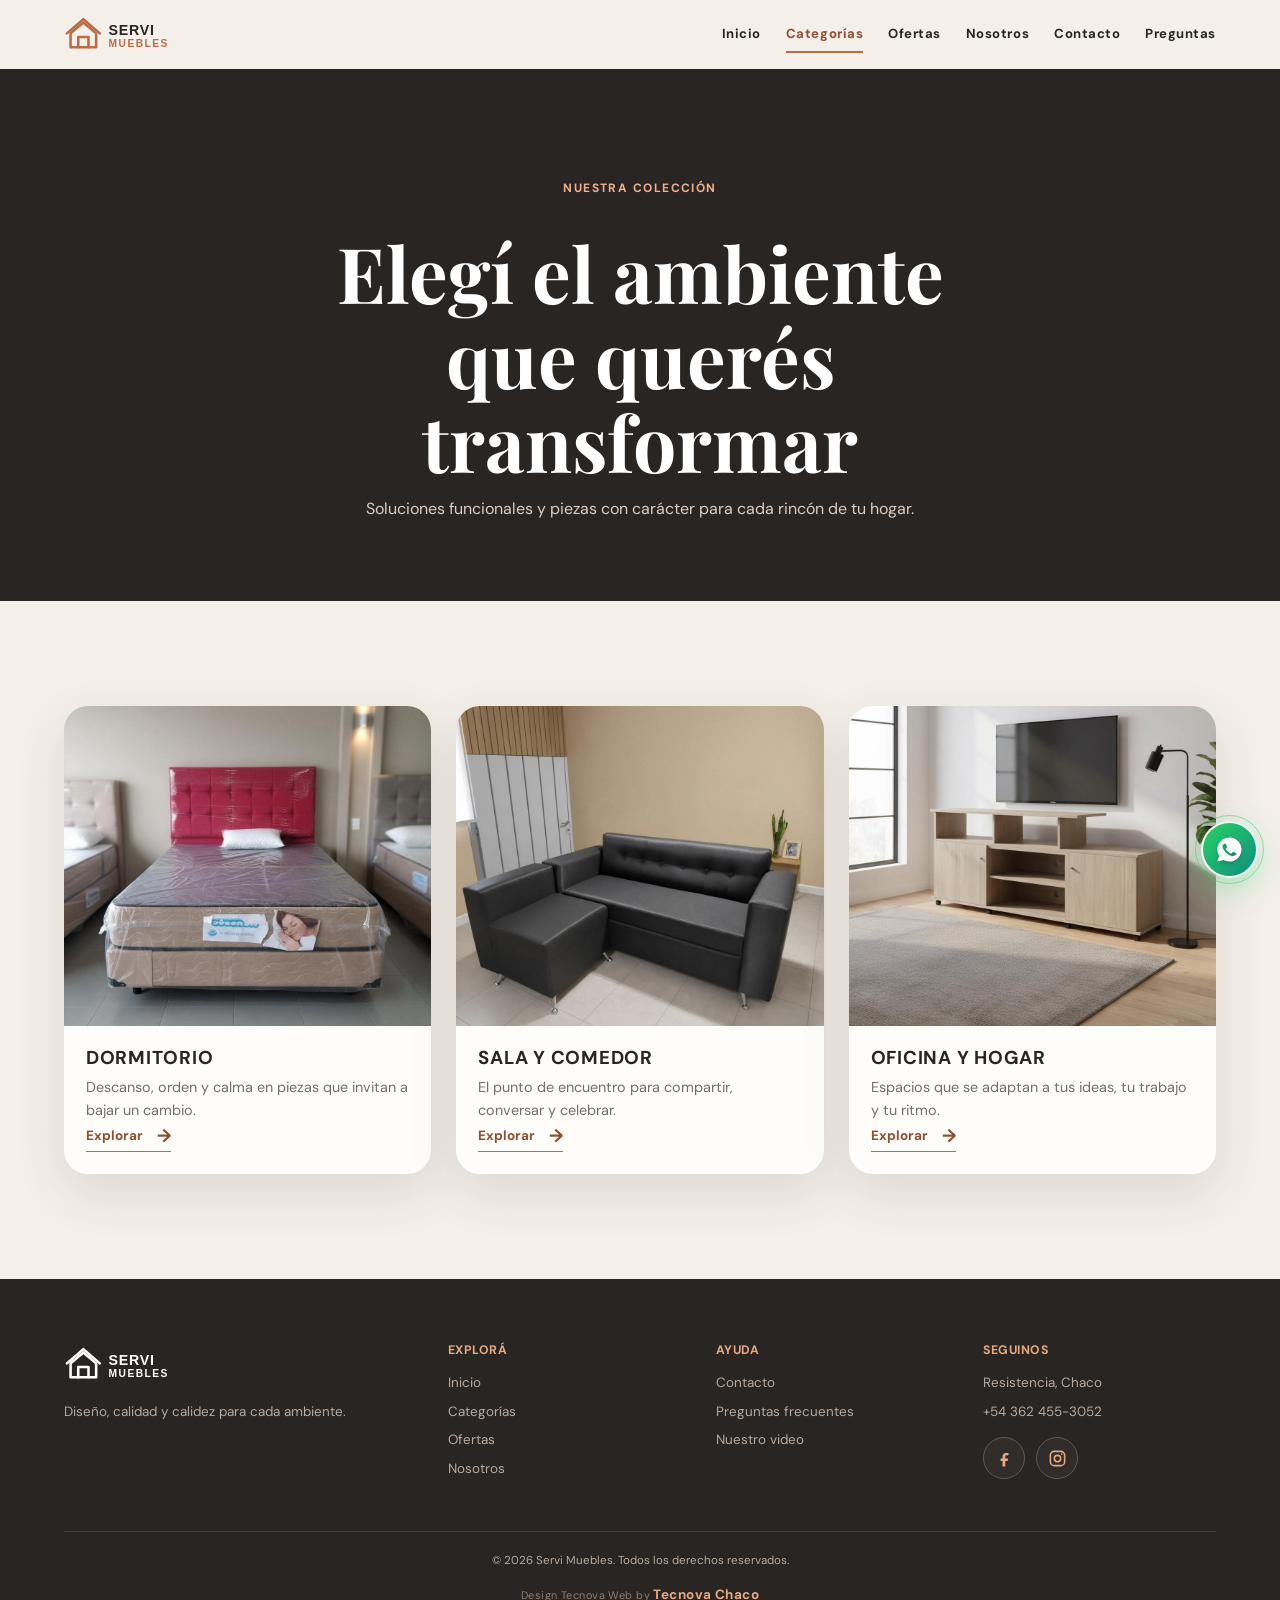
<file: categorias.html>
<!doctype html>
<html lang="es">
  <head>
    <meta charset="UTF-8" />
    <meta name="viewport" content="width=device-width, initial-scale=1" />
    <title>Categorías | Servi Muebles</title>
    <link rel="preconnect" href="https://fonts.googleapis.com" />
    <link
      href="https://fonts.googleapis.com/css2?family=DM+Sans:wght@400;500;600;700&family=Playfair+Display:wght@600;700&display=swap"
      rel="stylesheet"
    />
    <link rel="stylesheet" href="styles.css" />
  </head>
  <body>
    <header class="header">
      <a href="index.html" class="brand"
        ><img src="img/logo.svg" alt="Servi Muebles" /></a
      ><button class="burger" aria-label="Abrir menú" aria-expanded="false">
        <span></span><span></span><span></span>
      </button>
      <nav class="nav">
        <a href="index.html">Inicio</a
        ><a class="on" href="categorias.html">Categorías</a
        ><a href="ofertas.html">Ofertas</a><a href="nosotros.html">Nosotros</a
        ><a href="contacto.html">Contacto</a><a href="faq.html">Preguntas</a>
      </nav>
    </header>
    <main>
      <section class="page-hero">
        <span class="crumb">Nuestra colección</span>
        <h1>Elegí el ambiente<br />que querés transformar</h1>
        <p>
          Soluciones funcionales y piezas con carácter para cada rincón de tu
          hogar.
        </p>
      </section>
      <section class="sec">
        <div class="page-content">
          <div class="detail-grid">
            <a class="detail-card reveal" href="dormitorio.html"
              ><img
                src="./img/dormitorio/dormitorioSommier140x24.jpeg"
                alt="Dormitorio"
              />
              <div>
                <h3>Dormitorio</h3>
                <p>
                  Descanso, orden y calma en piezas que invitan a bajar un
                  cambio.
                </p>
                <span class="text-link">Explorar <span>→</span></span>
              </div></a
            ><a class="detail-card reveal" href="sala-comedor.html"
              ><img
                src="./img/sala/salaLiving2.jpeg"
                alt="Sala y comedor"
              />
              <div>
                <h3>Sala y comedor</h3>
                <p>
                  El punto de encuentro para compartir, conversar y celebrar.
                </p>
                <span class="text-link">Explorar <span>→</span></span>
              </div></a
            ><a class="detail-card reveal" href="oficina-hogar.html"
              ><img
                src="./img/oficina/oficinaRack2.jpeg"
                alt="Oficina y hogar"
              />
              <div>
                <h3>Oficina y hogar</h3>
                <p>
                  Espacios que se adaptan a tus ideas, tu trabajo y tu ritmo.
                </p>
                <span class="text-link">Explorar <span>→</span></span>
              </div></a
            >
          </div>
        </div>
      </section>
    </main>
    <footer class="footer">
      <div class="fgrid">
        <div>
          <img class="footer-logo" src="img/logo.svg" alt="Servi Muebles" />
          <p>Diseño, calidad y calidez para cada ambiente.</p>
        </div>
        <div>
          <h4>Explorá</h4>
          <a href="index.html">Inicio</a><a href="categorias.html">Categorías</a
          ><a href="ofertas.html">Ofertas</a
          ><a href="nosotros.html">Nosotros</a>
        </div>
        <div>
          <h4>Ayuda</h4>
          <a href="contacto.html">Contacto</a
          ><a href="faq.html">Preguntas frecuentes</a
          ><a href="index.html#videoSlide">Nuestro video</a>
        </div>
        <div>
          <h4>Seguinos</h4>
          <p>Resistencia, Chaco</p>
          <p>+54 362 455-3052</p>
          <div class="soc" aria-label="Redes sociales">
            <a class="soc-facebook" href="https://www.facebook.com/profile.php?id=61589310125163" target="_blank" rel="noopener noreferrer" aria-label="Facebook" title="Facebook">
              <svg viewBox="0 0 24 24" aria-hidden="true"><path fill="currentColor" d="M14 8h3V5h-3c-2.8 0-4.5 1.7-4.5 4.7V12H7v3h2.5v7H13v-7h3l.5-3H13V9.7c0-.9.3-1.7 1-1.7Z" /></svg>
            </a>
            <a class="soc-instagram" href="https://www.instagram.com/luiscardona6154?utm_source=qr&psln=YjVkaGJ4eGhmbWIw" target="_blank" rel="noopener noreferrer" aria-label="Instagram" title="Instagram">
              <svg viewBox="0 0 24 24" aria-hidden="true"><rect x="3" y="3" width="18" height="18" rx="5" fill="none" stroke="currentColor" stroke-width="2" /><circle cx="12" cy="12" r="4" fill="none" stroke="currentColor" stroke-width="2" /><circle cx="17.5" cy="6.5" r="1" fill="currentColor" /></svg>
            </a>
          </div>
        </div>
      </div>
      <p class="copy">© 2026 Servi Muebles. Todos los derechos reservados.</p>
      <p class="footer-credit">Design Tecnova Web by <a href="https://tecnovachaco.vercel.app/" target="_blank" rel="noopener noreferrer">Tecnova Chaco</a></p>
    </footer>
    <a
      class="wa"
      id="wa"
      target="_blank"
      rel="noopener"
      aria-label="Escribinos por WhatsApp"
      data-tip="¿Hablamos?"
      ><svg
        viewBox="0 0 24 24"
        width="29"
        height="29"
        fill="none"
        aria-hidden="true"
      >
        <path
          fill="currentColor"
          d="M12 2a10 10 0 0 0-8.6 15.1L2 22l5-1.3A10 10 0 1 0 12 2zm5.2 14.2c-.2.6-1.3 1.2-1.8 1.2-.5.1-1 .2-3.3-.7-2.8-1.1-4.6-4-4.7-4.2-.1-.2-1.1-1.5-1.1-2.8s.7-2 1-2.2c.2-.3.5-.3.7-.3h.5c.2 0 .4 0 .6.5l.8 2c.1.2.1.3 0 .5l-.3.4-.4.5c-.1.1-.3.3-.1.6.2.3.8 1.3 1.7 2.1 1.2 1 2.1 1.3 2.4 1.5.3.1.5.1.6-.1l.9-1.1c.2-.3.4-.2.6-.1l1.9.9c.3.1.5.2.5.3.1.2.1.8-.1 1.4z"
        /></svg></a
    ><button class="top" aria-label="Volver arriba">↑</button>
    <script src="script.js"></script>
  </body>
</html>
</file>
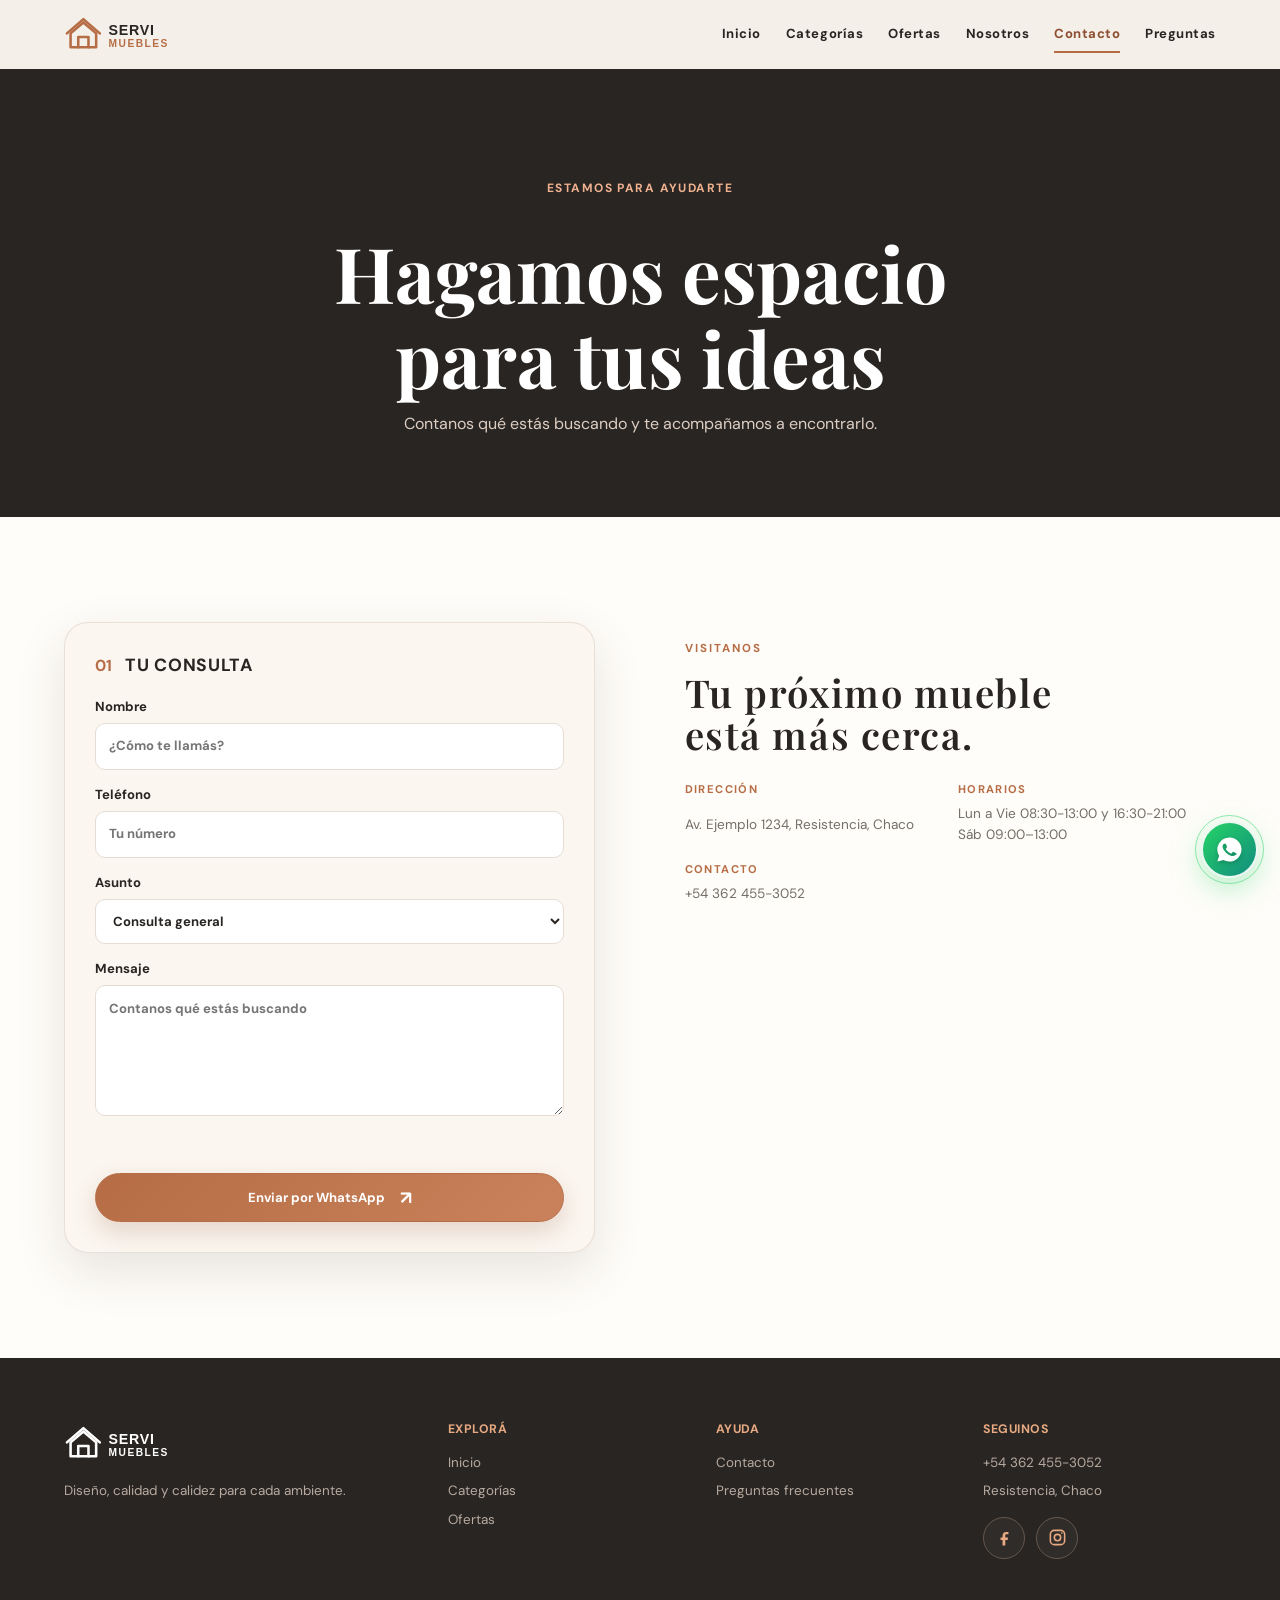
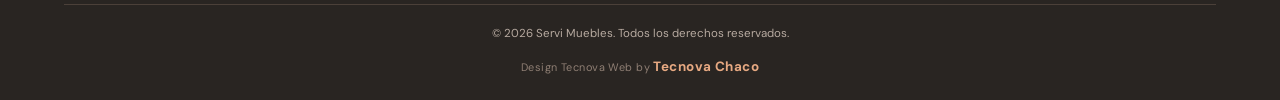
<file: contacto.html>
<!doctype html>
<html lang="es">
  <head>
    <meta charset="UTF-8" />
    <meta name="viewport" content="width=device-width, initial-scale=1" />
    <title>Contacto | Servi Muebles</title>
    <link rel="preconnect" href="https://fonts.googleapis.com" />
    <link
      href="https://fonts.googleapis.com/css2?family=DM+Sans:wght@400;500;600;700&family=Playfair+Display:wght@600;700&display=swap"
      rel="stylesheet"
    />
    <link rel="stylesheet" href="styles.css" />
  </head>
  <body>
    <header class="header">
      <a href="index.html" class="brand"
        ><img src="img/logo.svg" alt="Servi Muebles" /></a
      ><button class="burger" aria-label="Abrir menú" aria-expanded="false">
        <span></span><span></span><span></span>
      </button>
      <nav class="nav">
        <a href="index.html">Inicio</a><a href="categorias.html">Categorías</a
        ><a href="ofertas.html">Ofertas</a><a href="nosotros.html">Nosotros</a
        ><a class="on" href="contacto.html">Contacto</a
        ><a href="faq.html">Preguntas</a>
      </nav>
    </header>
    <main>
      <section class="page-hero">
        <span class="crumb">Estamos para ayudarte</span>
        <h1>Hagamos espacio<br />para tus ideas</h1>
        <p>Contanos qué estás buscando y te acompañamos a encontrarlo.</p>
      </section>
      <section class="sec alt">
        <div class="two contact-layout">
          <form id="form" class="card form" novalidate>
            <div class="form-title">
              <span>01</span>
              <h3>Tu consulta</h3>
            </div>
            <label
              >Nombre<input
                name="nombre"
                placeholder="¿Cómo te llamás?"
                required /></label
            ><label
              >Teléfono<input
                name="tel"
                type="tel"
                placeholder="Tu número"
                required /></label
            ><label
              >Asunto<select name="asunto">
                <option>Consulta general</option>
                <option>Presupuesto</option>
                <option>Envíos</option>
                <option>Garantía</option>
              </select></label
            ><label
              >Mensaje<textarea
                name="msg"
                rows="5"
                placeholder="Contanos qué estás buscando"
                required
              ></textarea>
            </label>
            <p class="err" role="alert"></p>
            <button class="btn" type="submit">
              Enviar por WhatsApp <span>↗</span>
            </button>
          </form>
          <div class="contact-info">
            <span class="eyebrow">Visitanos</span>
            <h3>Tu próximo mueble<br />está más cerca.</h3>
            <ul class="info">
              <li>
                <b>Dirección</b
                ><span>Av. Ejemplo 1234, Resistencia, Chaco</span>
              </li>
              <li>
              <b>Horarios</b><span>Lun a Vie 08:30-13:00 y 16:30-21:00<br />Sáb 09:00–13:00</span>
              </li>
              <li>
                <b>Contacto</b
                ><span>+54 362 455-3052<br /></span>
              </li>
            </ul>
            <iframe
              title="Ubicación Servi Muebles"
              loading="lazy"
              src="https://www.google.com/maps/embed?pb=!1m14!1m12!1m3!1d442.4530432397979!2d-58.97718854748693!3d-27.480952061351662!2m3!1f0!2f0!3f0!3m2!1i1024!2i768!4f13.1!5e0!3m2!1ses-419!2sar!4v1792415151551!5m2!1ses-419!2sar" width="600" height="600" style="border:0;" allowfullscreen="" loading="lazy" referrerpolicy="strict-origin-when-cross-origin"
            ></iframe>
          </div>
        </div>
      </section>
    </main>
    <footer class="footer">
      <div class="fgrid">
        <div>
          <img class="footer-logo" src="img/logo.svg" alt="Servi Muebles" />
          <p>Diseño, calidad y calidez para cada ambiente.</p>
        </div>
        <div>
          <h4>Explorá</h4>
          <a href="index.html">Inicio</a><a href="categorias.html">Categorías</a
          ><a href="ofertas.html">Ofertas</a>
        </div>
        <div>
          <h4>Ayuda</h4>
          <a href="contacto.html">Contacto</a
          ><a href="faq.html">Preguntas frecuentes</a>
        </div>
        <div>
          <h4>Seguinos</h4>
          <p>+54 362 455-3052</p>
          <p>Resistencia, Chaco</p>
          <div class="soc" aria-label="Redes sociales">
            <a class="soc-facebook" href="https://www.facebook.com/profile.php?id=61589310125163" target="_blank" rel="noopener noreferrer" aria-label="Facebook" title="Facebook">
              <svg viewBox="0 0 24 24" aria-hidden="true"><path fill="currentColor" d="M14 8h3V5h-3c-2.8 0-4.5 1.7-4.5 4.7V12H7v3h2.5v7H13v-7h3l.5-3H13V9.7c0-.9.3-1.7 1-1.7Z" /></svg>
            </a>
            <a class="soc-instagram" href="https://www.instagram.com/luiscardona6154?utm_source=qr&psln=YjVkaGJ4eGhmbWIw" target="_blank" rel="noopener noreferrer" aria-label="Instagram" title="Instagram">
              <svg viewBox="0 0 24 24" aria-hidden="true"><rect x="3" y="3" width="18" height="18" rx="5" fill="none" stroke="currentColor" stroke-width="2" /><circle cx="12" cy="12" r="4" fill="none" stroke="currentColor" stroke-width="2" /><circle cx="17.5" cy="6.5" r="1" fill="currentColor" /></svg>
            </a>
          </div>
        </div>
      </div>
      <p class="copy">© 2026 Servi Muebles. Todos los derechos reservados.</p>
      <p class="footer-credit">Design Tecnova Web by <a href="https://tecnovachaco.vercel.app/" target="_blank" rel="noopener noreferrer">Tecnova Chaco</a></p>
    </footer>
    <a
      class="wa"
      id="wa"
      target="_blank"
      rel="noopener"
      aria-label="Escribinos por WhatsApp"
      data-tip="¿Hablamos?"
      ><svg
        viewBox="0 0 24 24"
        width="29"
        height="29"
        fill="none"
        aria-hidden="true"
      >
        <path
          fill="currentColor"
          d="M12 2a10 10 0 0 0-8.6 15.1L2 22l5-1.3A10 10 0 1 0 12 2zm5.2 14.2c-.2.6-1.3 1.2-1.8 1.2-.5.1-1 .2-3.3-.7-2.8-1.1-4.6-4-4.7-4.2-.1-.2-1.1-1.5-1.1-2.8s.7-2 1-2.2c.2-.3.5-.3.7-.3h.5c.2 0 .4 0 .6.5l.8 2c.1.2.1.3 0 .5l-.3.4-.4.5c-.1.1-.3.3-.1.6.2.3.8 1.3 1.7 2.1 1.2 1 2.1 1.3 2.4 1.5.3.1.5.1.6-.1l.9-1.1c.2-.3.4-.2.6-.1l1.9.9c.3.1.5.2.5.3.1.2.1.8-.1 1.4z"
        /></svg></a
    ><button class="top" aria-label="Volver arriba">↑</button>
    <script src="script.js"></script>
  </body>
</html>
</file>
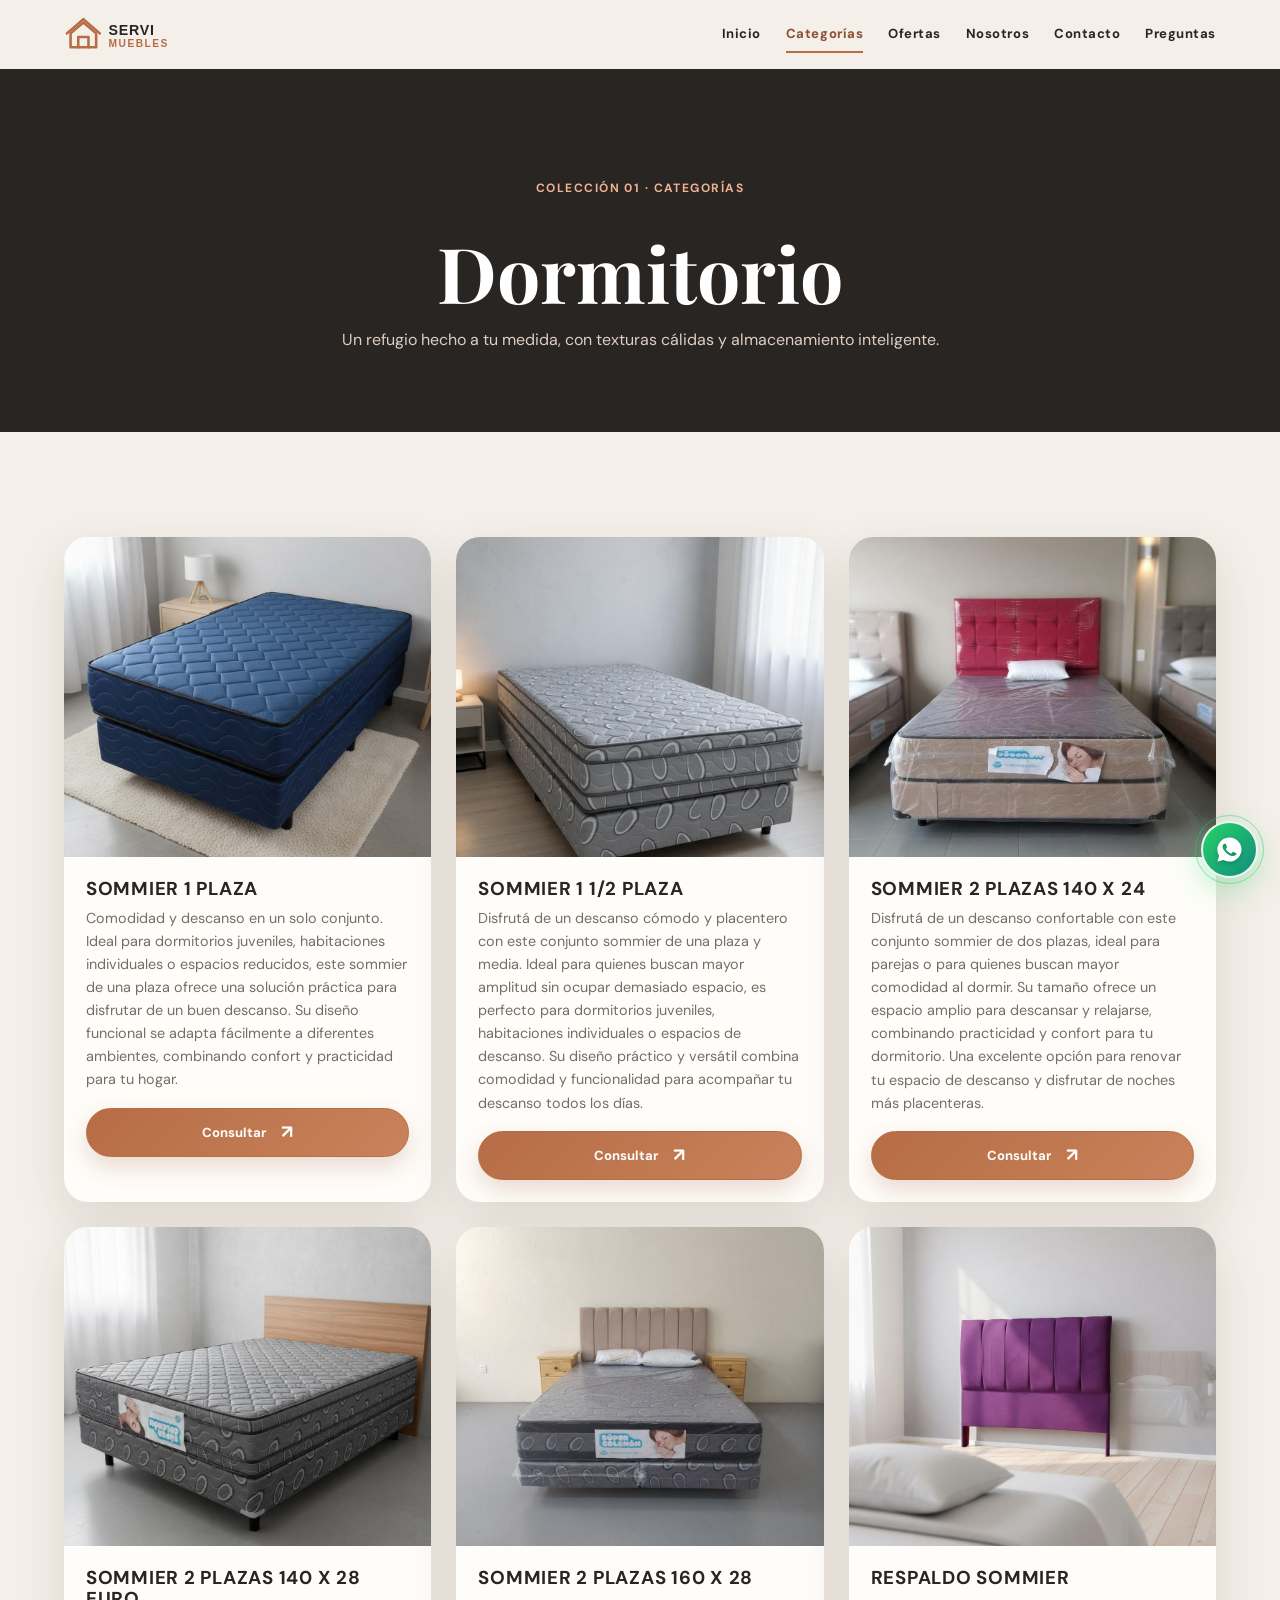
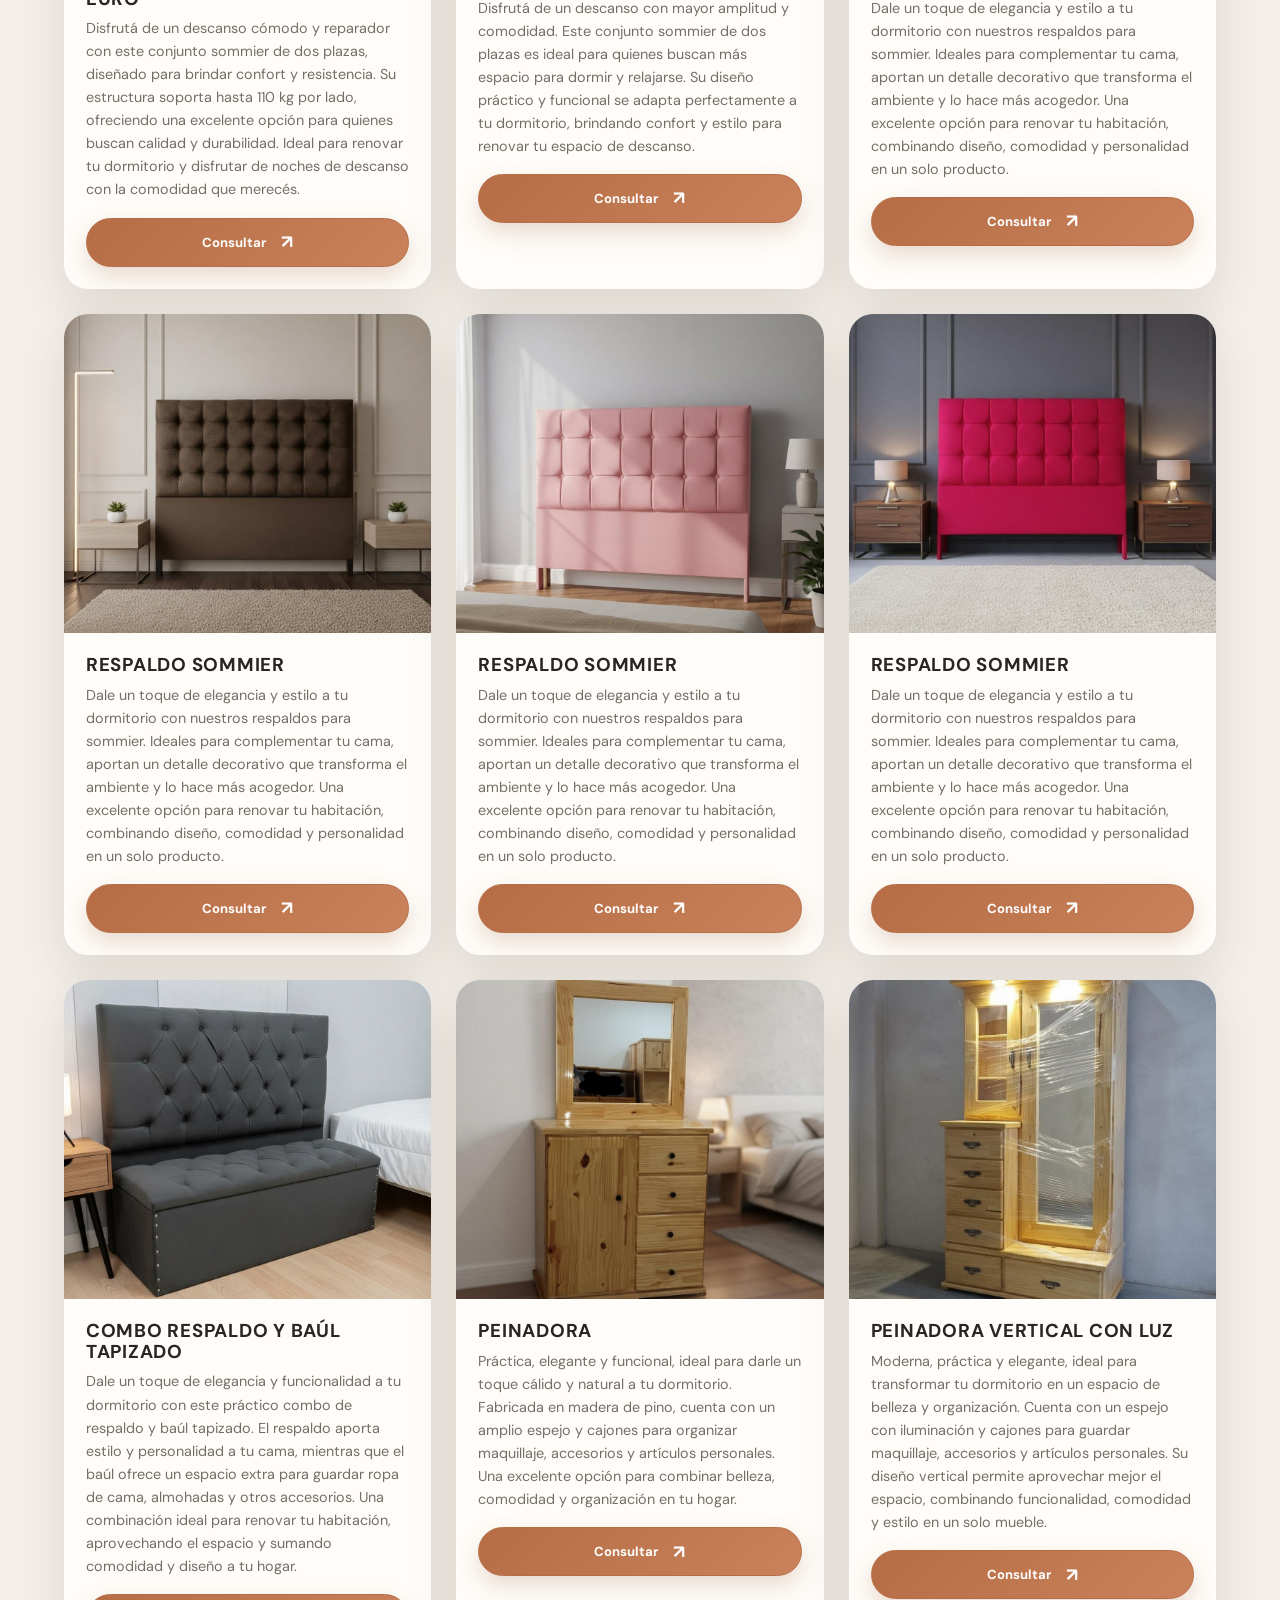
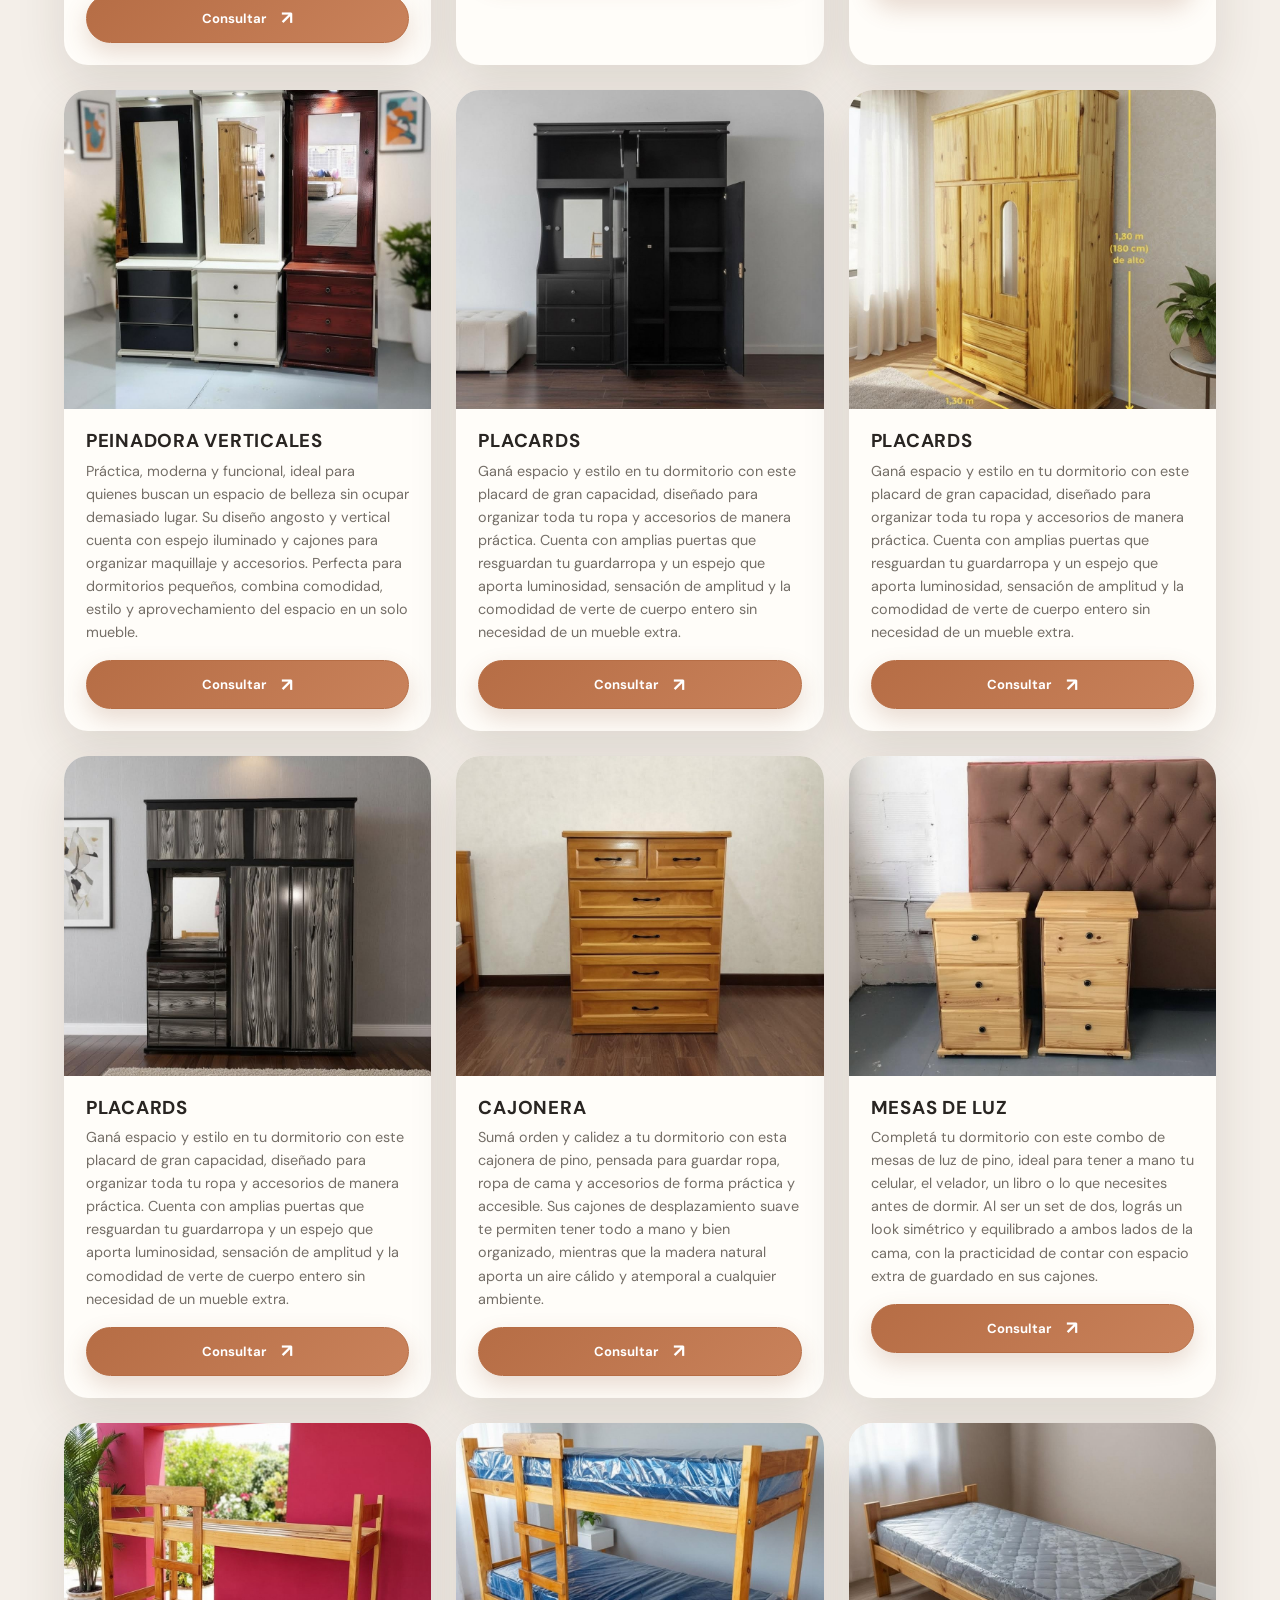
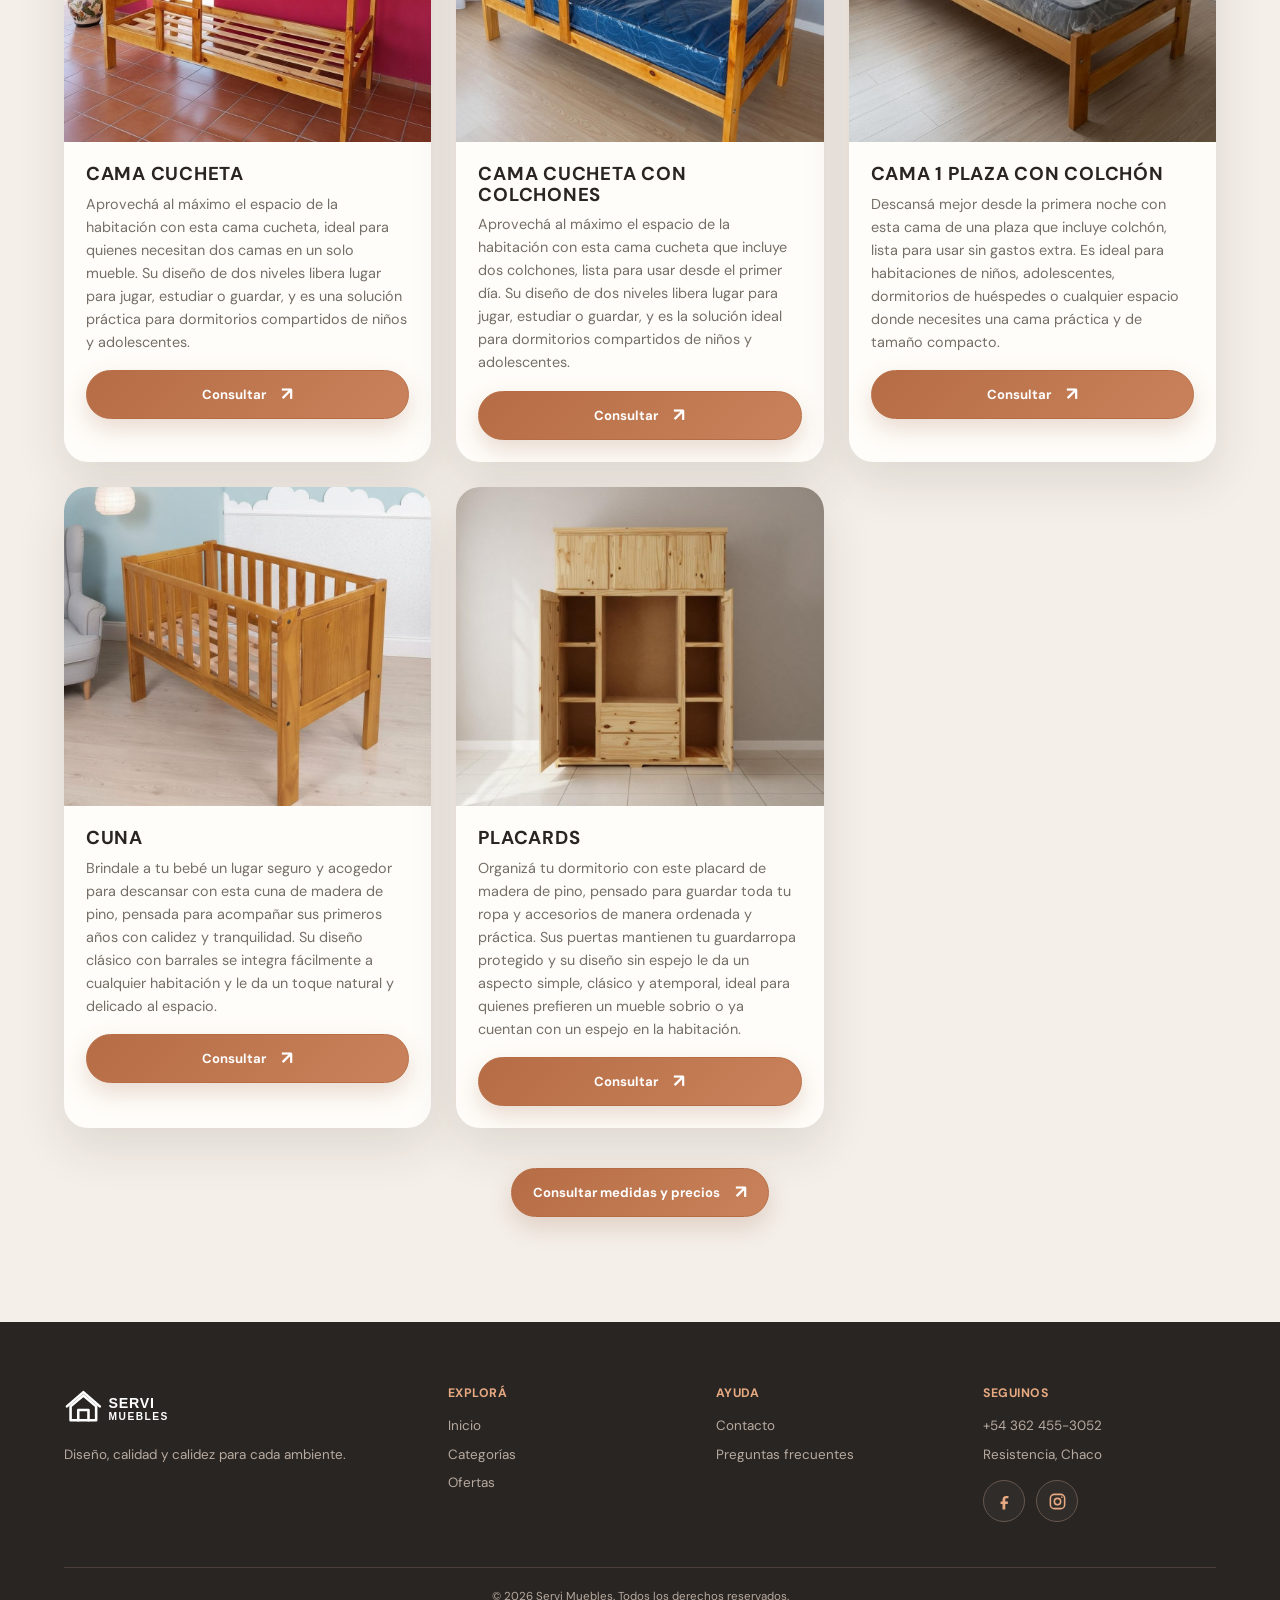
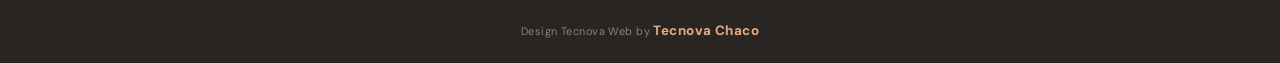
<file: dormitorio.html>
<!doctype html>
<html lang="es">
  <head>
    <meta charset="UTF-8" />
    <meta name="viewport" content="width=device-width, initial-scale=1" />
    <title>Dormitorio | Servi Muebles</title>
    <link rel="preconnect" href="https://fonts.googleapis.com" />
    <link
      href="https://fonts.googleapis.com/css2?family=DM+Sans:wght@400;500;600;700&family=Playfair+Display:wght@600;700&display=swap"
      rel="stylesheet"
    />
    <link rel="stylesheet" href="styles.css" />
  </head>
  <body>
    <header class="header">
      <a href="index.html" class="brand"
        ><img src="img/logo.svg" alt="Servi Muebles" /></a
      ><button class="burger" aria-label="Abrir menú" aria-expanded="false">
        <span></span><span></span><span></span>
      </button>
      <nav class="nav">
        <a href="index.html">Inicio</a
        ><a class="on" href="categorias.html">Categorías</a
        ><a href="ofertas.html">Ofertas</a><a href="nosotros.html">Nosotros</a
        ><a href="contacto.html">Contacto</a><a href="faq.html">Preguntas</a>
      </nav>
    </header>
    <main>
      <section class="page-hero">
        <span class="crumb">Colección 01 · Categorías</span>
        <h1>Dormitorio</h1>
        <p>
          Un refugio hecho a tu medida, con texturas cálidas y almacenamiento
          inteligente.
        </p>
      </section>
      <section class="sec">
        <div class="page-content">
          <div class="detail-grid">
            <article class="detail-card reveal" data-name="Sommier 1 Plaza">
              <img
                src="./img/dormitorio/dormitrioSomier1Plaza.jpeg"
                alt="Sommier 1 Plaza"
              />
              <div>
                <h3>Sommier 1 Plaza</h3>
                <p>Comodidad y descanso en un solo conjunto. Ideal para dormitorios juveniles, habitaciones individuales o espacios reducidos, este sommier de una plaza ofrece una solución práctica para disfrutar de un buen descanso. Su diseño funcional se adapta fácilmente a diferentes ambientes, combinando confort y practicidad para tu hogar.</p>
              <button class="btn ask" type="button">Consultar <span>↗</span></button>
              </div></article>
            <article class="detail-card reveal" data-name="Sommier 1 1/2 Plaza">
              <img
                src="./img/dormitorio/dormitorioSommier1ymedia.jpeg"
                alt="Sommier 1 1/2 Plaza"
              />
              <div>
                <h3>Sommier 1 1/2 Plaza</h3>
                <p>Disfrutá de un descanso cómodo y placentero con este conjunto sommier de una plaza y media. Ideal para quienes buscan mayor amplitud sin ocupar demasiado espacio, es perfecto para dormitorios juveniles, habitaciones individuales o espacios de descanso. Su diseño práctico y versátil combina comodidad y funcionalidad para acompañar tu descanso todos los días.</p>
              <button class="btn ask" type="button">Consultar <span>↗</span></button>
              </div></article>
            <article class="detail-card reveal" data-name="Sommier 2 Plazas 140 x 24">
              <img
                src="./img/dormitorio/dormitorioSommier140x24.jpeg"
                alt="Sommier 2 Plazas 140 x 24"
              />
              <div>
                <h3>Sommier 2 Plazas 140 x 24</h3>
                <p>Disfrutá de un descanso confortable con este conjunto sommier de dos plazas, ideal para parejas o para quienes buscan mayor comodidad al dormir. Su tamaño ofrece un espacio amplio para descansar y relajarse, combinando practicidad y confort para tu dormitorio. Una excelente opción para renovar tu espacio de descanso y disfrutar de noches más placenteras.</p>
              <button class="btn ask" type="button">Consultar <span>↗</span></button>
              </div></article>
             
              <article class="detail-card reveal" data-name="Sommier 2 plazas 140 x 28 EURO">
              <img
                src="./img/dormitorio/dormitorioSommier140x28EURO.jpeg"
                alt="Sommier 2 plazas 140 x 28 EURO"
              />
              <div>
                <h3>Sommier 2 plazas 140 x 28 EURO</h3>
                <p>Disfrutá de un descanso cómodo y reparador con este conjunto sommier de dos plazas, diseñado para brindar confort y resistencia. Su estructura soporta hasta 110 kg por lado, ofreciendo una excelente opción para quienes buscan calidad y durabilidad. Ideal para renovar tu dormitorio y disfrutar de noches de descanso con la comodidad que merecés.</p>
              <button class="btn ask" type="button">Consultar <span>↗</span></button>
              </div></article>
              <article class="detail-card reveal" data-name="Sommier 2 plazas 160 x 28">
              <img
                src="./img/dormitorio/dormitorioSommier160x28.jpeg"
                alt="Sommier 2 plazas 160 x 28"
              />
              <div>
                <h3>Sommier 2 plazas 160 x 28</h3>
                <p>Disfrutá de un descanso con mayor amplitud y comodidad. Este conjunto sommier de dos plazas es ideal para quienes buscan más espacio para dormir y relajarse. Su diseño práctico y funcional se adapta perfectamente a tu dormitorio, brindando confort y estilo para renovar tu espacio de descanso.</p>
              <button class="btn ask" type="button">Consultar <span>↗</span></button>
              </div></article>
              <article class="detail-card reveal" data-name="Respaldo Sommier">
              <img
                src="./img/dormitorio/dormitorioRespaldo1.jpeg"
                alt="Respaldo Sommier"
              />
              <div>
                <h3>Respaldo Sommier</h3>
                <p>Dale un toque de elegancia y estilo a tu dormitorio con nuestros respaldos para sommier. Ideales para complementar tu cama, aportan un detalle decorativo que transforma el ambiente y lo hace más acogedor. Una excelente opción para renovar tu habitación, combinando diseño, comodidad y personalidad en un solo producto.</p>
              <button class="btn ask" type="button">Consultar <span>↗</span></button>
              </div></article>
              <article class="detail-card reveal" data-name="Respaldo Sommier">
              <img
                src="./img/dormitorio/dormitorioRespaldo2.jpeg"
                alt="Respaldo Sommier"
              />
              <div>
                <h3>Respaldo Sommier</h3>
                <p>Dale un toque de elegancia y estilo a tu dormitorio con nuestros respaldos para sommier. Ideales para complementar tu cama, aportan un detalle decorativo que transforma el ambiente y lo hace más acogedor. Una excelente opción para renovar tu habitación, combinando diseño, comodidad y personalidad en un solo producto.</p>
              <button class="btn ask" type="button">Consultar <span>↗</span></button>
              </div></article>
              <article class="detail-card reveal" data-name="Respaldo Sommier">
              <img
                src="./img/dormitorio/dormitorioRespaldo3.jpeg"
                alt="Respaldo Sommier"
              />
              <div>
                <h3>Respaldo Sommier</h3>
                <p>Dale un toque de elegancia y estilo a tu dormitorio con nuestros respaldos para sommier. Ideales para complementar tu cama, aportan un detalle decorativo que transforma el ambiente y lo hace más acogedor. Una excelente opción para renovar tu habitación, combinando diseño, comodidad y personalidad en un solo producto.</p>
              <button class="btn ask" type="button">Consultar <span>↗</span></button>
              </div></article>
              <article class="detail-card reveal" data-name="Respaldo Sommier">
              <img
                src="./img/dormitorio/dormitorioRespaldo4.jpeg"
                alt="Respaldo Sommier"
              />
              <div>
                <h3>Respaldo Sommier</h3>
                <p>Dale un toque de elegancia y estilo a tu dormitorio con nuestros respaldos para sommier. Ideales para complementar tu cama, aportan un detalle decorativo que transforma el ambiente y lo hace más acogedor. Una excelente opción para renovar tu habitación, combinando diseño, comodidad y personalidad en un solo producto.</p>
              <button class="btn ask" type="button">Consultar <span>↗</span></button>
              </div></article>
              <article class="detail-card reveal" data-name=" Combo Respaldo y Baúl Tapizado">
              <img
                src="./img/dormitorio/dormitorioComboRespaldoBaul.jpeg"
                alt="Combo Respaldo y Baúl Tapizado"
              />
              <div>
                <h3>Combo Respaldo y Baúl Tapizado</h3>
                <p>Dale un toque de elegancia y funcionalidad a tu dormitorio con este práctico combo de respaldo y baúl tapizado. El respaldo aporta estilo y personalidad a tu cama, mientras que el baúl ofrece un espacio extra para guardar ropa de cama, almohadas y otros accesorios. Una combinación ideal para renovar tu habitación, aprovechando el espacio y sumando comodidad y diseño a tu hogar.</p>
              <button class="btn ask" type="button">Consultar <span>↗</span></button>
              </div></article>
              <article class="detail-card reveal" data-name="Peinadora">
              <img
                src="./img/dormitorio/dormitorioPeinadora.jpeg"
                alt="Peinadora"
              />
              <div>
                <h3>Peinadora</h3>
                <p>Práctica, elegante y funcional, ideal para darle un toque cálido y natural a tu dormitorio. Fabricada en madera de pino, cuenta con un amplio espejo y cajones para organizar maquillaje, accesorios y artículos personales. Una excelente opción para combinar belleza, comodidad y organización en tu hogar.</p>
              <button class="btn ask" type="button">Consultar <span>↗</span></button>
              </div></article>
              <article class="detail-card reveal" data-name="Peinadora Vertical Con Luz">
              <img
                src="./img/dormitorio/dormitorioPeinadoraVertical.jpeg"
                alt="Peinadora Vertical Con Luz"
              />
              <div>
                <h3>Peinadora Vertical Con Luz</h3>
                <p>Moderna, práctica y elegante, ideal para transformar tu dormitorio en un espacio de belleza y organización. Cuenta con un espejo con iluminación y cajones para guardar maquillaje, accesorios y artículos personales. Su diseño vertical permite aprovechar mejor el espacio, combinando funcionalidad, comodidad y estilo en un solo mueble.</p>
              <button class="btn ask" type="button">Consultar <span>↗</span></button>
              </div></article>
              <article class="detail-card reveal" data-name="Peinadora Verticales">
              <img
                src="./img/dormitorio/dormitorioPeinadorasVerticales.jpeg"
                alt="Peinadora Verticales"
              />
              <div>
                <h3>Peinadora Verticales</h3>
                <p>Práctica, moderna y funcional, ideal para quienes buscan un espacio de belleza sin ocupar demasiado lugar. Su diseño angosto y vertical cuenta con espejo iluminado y cajones para organizar maquillaje y accesorios. Perfecta para dormitorios pequeños, combina comodidad, estilo y aprovechamiento del espacio en un solo mueble.</p>
              <button class="btn ask" type="button">Consultar <span>↗</span></button>
              </div></article>
              <article class="detail-card reveal" data-name="Placards">
              <img
                src="./img/dormitorio/dormitorioPlacard.jpeg"
                alt="Placard"
              />
              <div>
                <h3>Placards</h3>
                <p>Ganá espacio y estilo en tu dormitorio con este placard de gran capacidad, diseñado para organizar toda tu ropa y accesorios de manera práctica. Cuenta con amplias puertas que resguardan tu guardarropa y un espejo que aporta luminosidad, sensación de amplitud y la comodidad de verte de cuerpo entero sin necesidad de un mueble extra.</p>
              <button class="btn ask" type="button">Consultar <span>↗</span></button>
              </div></article>
              <article class="detail-card reveal" data-name="Placards">
              <img
                src="./img/dormitorio/dormitorioPlacard2.jpeg"
                alt="Placard"
              />
              <div>
                <h3>Placards</h3>
                <p>Ganá espacio y estilo en tu dormitorio con este placard de gran capacidad, diseñado para organizar toda tu ropa y accesorios de manera práctica. Cuenta con amplias puertas que resguardan tu guardarropa y un espejo que aporta luminosidad, sensación de amplitud y la comodidad de verte de cuerpo entero sin necesidad de un mueble extra.</p>
              <button class="btn ask" type="button">Consultar <span>↗</span></button>
              </div></article>
              <article class="detail-card reveal" data-name="Placards">
              <img
                src="./img/dormitorio/dormitorioPlacard3.jpeg"
                alt="Placard"
              />
              <div>
                <h3>Placards</h3>
                <p>Ganá espacio y estilo en tu dormitorio con este placard de gran capacidad, diseñado para organizar toda tu ropa y accesorios de manera práctica. Cuenta con amplias puertas que resguardan tu guardarropa y un espejo que aporta luminosidad, sensación de amplitud y la comodidad de verte de cuerpo entero sin necesidad de un mueble extra.</p>
              <button class="btn ask" type="button">Consultar <span>↗</span></button>
              </div></article>
              <article class="detail-card reveal" data-name="Cajonera">
              <img
                src="./img/dormitorio/dormitorioCajonera.jpeg"
                alt="Cajonera"
              />
              <div>
                <h3>Cajonera</h3>
                <p>Sumá orden y calidez a tu dormitorio con esta cajonera de pino, pensada para guardar ropa, ropa de cama y accesorios de forma práctica y accesible. Sus cajones de desplazamiento suave te permiten tener todo a mano y bien organizado, mientras que la madera natural aporta un aire cálido y atemporal a cualquier ambiente.</p>
              <button class="btn ask" type="button">Consultar <span>↗</span></button>
              </div></article>
              <article class="detail-card reveal" data-name="Mesas de Luz">
              <img
                src="./img/dormitorio/dormitorioMesaLuz.jpeg"
                alt="Mesas de Luz"
              />
              <div>
                <h3>Mesas de Luz</h3>
                <p>Completá tu dormitorio con este combo de mesas de luz de pino, ideal para tener a mano tu celular, el velador, un libro o lo que necesites antes de dormir. Al ser un set de dos, lográs un look simétrico y equilibrado a ambos lados de la cama, con la practicidad de contar con espacio extra de guardado en sus cajones.</p>
              <button class="btn ask" type="button">Consultar <span>↗</span></button>
              </div></article>
              <article class="detail-card reveal" data-name="Cama Cucheta">
              <img
                src="./img/dormitorio/dormitorioCucheta.jpeg"
                alt="Cama Cucheta"
              />
              <div>
                <h3>Cama Cucheta</h3>
                <p>Aprovechá al máximo el espacio de la habitación con esta cama cucheta, ideal para quienes necesitan dos camas en un solo mueble. Su diseño de dos niveles libera lugar para jugar, estudiar o guardar, y es una solución práctica para dormitorios compartidos de niños y adolescentes.</p>
              <button class="btn ask" type="button">Consultar <span>↗</span></button>
              </div></article>
              <article class="detail-card reveal" data-name="Cama cucheta con colchones">
              <img
                src="./img/dormitorio/dormitorioCuchetayColchon.jpeg"
                alt="Cama cucheta con colchones"
              />
              <div>
                <h3>Cama Cucheta con Colchones</h3>
                <p>Aprovechá al máximo el espacio de la habitación con esta cama cucheta que incluye dos colchones, lista para usar desde el primer día. Su diseño de dos niveles libera lugar para jugar, estudiar o guardar, y es la solución ideal para dormitorios compartidos de niños y adolescentes.</p>
              <button class="btn ask" type="button">Consultar <span>↗</span></button>
              </div></article>
              <article class="detail-card reveal" data-name="Cama 1 Plaza">
              <img
                src="./img/dormitorio/dormitorioCama.jpeg"
                alt="Cama 1 Plaza"
              />
              <div>
                <h3>Cama 1 Plaza Con Colchón</h3>
                <p>Descansá mejor desde la primera noche con esta cama de una plaza que incluye colchón, lista para usar sin gastos extra. Es ideal para habitaciones de niños, adolescentes, dormitorios de huéspedes o cualquier espacio donde necesites una cama práctica y de tamaño compacto.</p>
              <button class="btn ask" type="button">Consultar <span>↗</span></button>
              </div></article>
              <article class="detail-card reveal" data-name="Cuna">
              <img
                src="./img/dormitorio/dormitrioCuna.jpeg"
                alt="Cuna"
              />
              <div>
                <h3>Cuna</h3>
                <p>Brindale a tu bebé un lugar seguro y acogedor para descansar con esta cuna de madera de pino, pensada para acompañar sus primeros años con calidez y tranquilidad. Su diseño clásico con barrales se integra fácilmente a cualquier habitación y le da un toque natural y delicado al espacio.</p>
              <button class="btn ask" type="button">Consultar <span>↗</span></button>
              </div></article>
              <article class="detail-card reveal" data-name="Placards">
              <img
                src="./img/dormitorio/dormitorioPlacard4.jpeg"
                alt="Placard"
              />
              <div>
                <h3>Placards</h3>
                <p>Organizá tu dormitorio con este placard de madera de pino, pensado para guardar toda tu ropa y accesorios de manera ordenada y práctica. Sus puertas mantienen tu guardarropa protegido y su diseño sin espejo le da un aspecto simple, clásico y atemporal, ideal para quienes prefieren un mueble sobrio o ya cuentan con un espejo en la habitación.</p>
              <button class="btn ask" type="button">Consultar <span>↗</span></button>
              </div></article>

          </div>
          <div class="center">
            <a class="btn" href="contacto.html"
              >Consultar medidas y precios <span>↗</span></a
            >
          </div>
        </div>
      </section>
    </main>
    <footer class="footer">
      <div class="fgrid">
        <div>
          <img class="footer-logo" src="img/logo.svg" alt="Servi Muebles" />
          <p>Diseño, calidad y calidez para cada ambiente.</p>
        </div>
        <div>
          <h4>Explorá</h4>
          <a href="index.html">Inicio</a><a href="categorias.html">Categorías</a
          ><a href="ofertas.html">Ofertas</a>
        </div>
        <div>
          <h4>Ayuda</h4>
          <a href="contacto.html">Contacto</a
          ><a href="faq.html">Preguntas frecuentes</a>
        </div>
        <div>
          <h4>Seguinos</h4>
          <p>+54 362 455-3052</p>
          <p>Resistencia, Chaco</p>
          <div class="soc" aria-label="Redes sociales">
            <a class="soc-facebook" href="https://www.facebook.com/profile.php?id=61589310125163" target="_blank" rel="noopener noreferrer" aria-label="Facebook" title="Facebook">
              <svg viewBox="0 0 24 24" aria-hidden="true"><path fill="currentColor" d="M14 8h3V5h-3c-2.8 0-4.5 1.7-4.5 4.7V12H7v3h2.5v7H13v-7h3l.5-3H13V9.7c0-.9.3-1.7 1-1.7Z" /></svg>
            </a>
            <a class="soc-instagram" href="https://www.instagram.com/luiscardona6154?utm_source=qr&psln=YjVkaGJ4eGhmbWIw" target="_blank" rel="noopener noreferrer" aria-label="Instagram" title="Instagram">
              <svg viewBox="0 0 24 24" aria-hidden="true"><rect x="3" y="3" width="18" height="18" rx="5" fill="none" stroke="currentColor" stroke-width="2" /><circle cx="12" cy="12" r="4" fill="none" stroke="currentColor" stroke-width="2" /><circle cx="17.5" cy="6.5" r="1" fill="currentColor" /></svg>
            </a>
          </div>
        </div>
      </div>
      <p class="copy">© 2026 Servi Muebles. Todos los derechos reservados.</p>
      <p class="footer-credit">Design Tecnova Web by <a href="https://tecnovachaco.vercel.app/" target="_blank" rel="noopener noreferrer">Tecnova Chaco</a></p>
    </footer>
    <a class="wa" id="wa" target="_blank" rel="noopener" aria-label="Escribinos por WhatsApp" data-tip="¿Hablamos?"><svg viewBox="0 0 24 24" width="29" height="29" fill="none" aria-hidden="true"><path fill="currentColor" d="M12 2a10 10 0 0 0-8.6 15.1L2 22l5-1.3A10 10 0 1 0 12 2zm5.2 14.2c-.2.6-1.3 1.2-1.8 1.2-.5.1-1 .2-3.3-.7-2.8-1.1-4.6-4-4.7-4.2-.1-.2-1.1-1.5-1.1-2.8s.7-2 1-2.2c.2-.3.5-.3.7-.3h.5c.2 0 .4 0 .6.5l.8 2c.1.2.1.3 0 .5l-.3.4-.4.5c-.1.1-.3.3-.1.6.2.3.8 1.3 1.7 2.1 1.2 1 2.1 1.3 2.4 1.5.3.1.5.1.6-.1l.9-1.1c.2-.3.4-.2.6-.1l1.9.9c.3.1.5.2.5.3.1.2.1.8-.1 1.4z"/></svg></a><button class="top" aria-label="Volver arriba">↑</button>
    <script src="script.js"></script>
  </body>
</html>
</file>
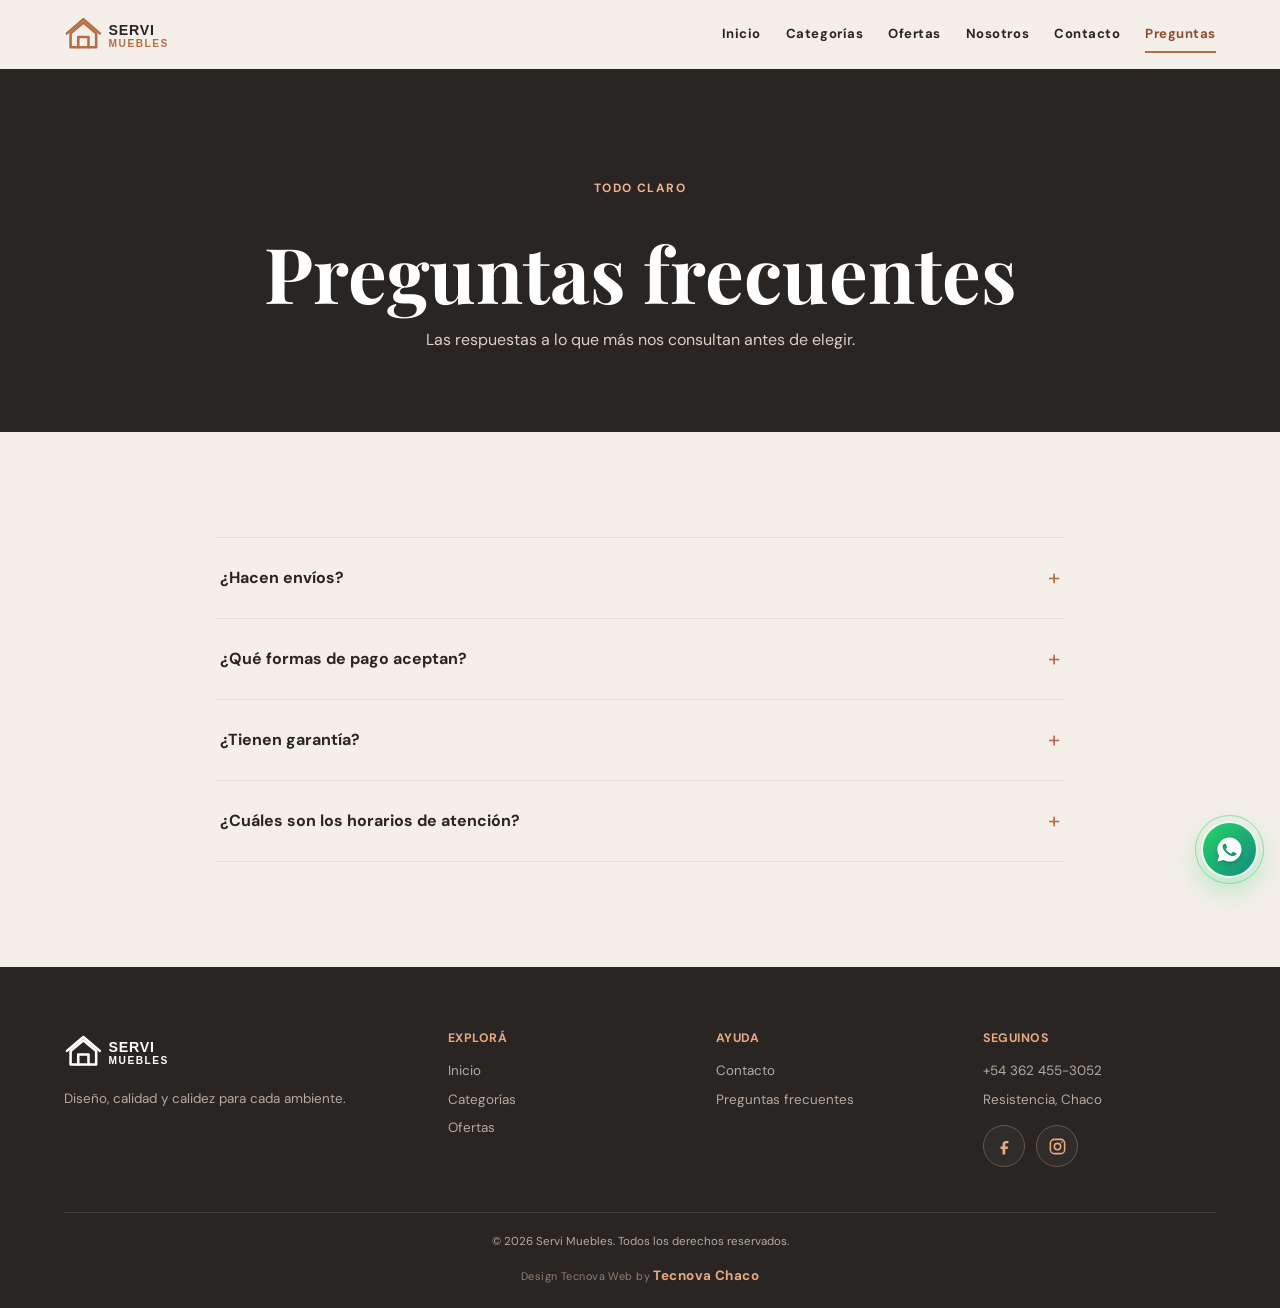
<file: faq.html>
<!doctype html>
<html lang="es">
  <head>
    <meta charset="UTF-8" />
    <meta name="viewport" content="width=device-width, initial-scale=1" />
    <title>Preguntas frecuentes | Servi Muebles</title>
    <link rel="preconnect" href="https://fonts.googleapis.com" />
    <link
      href="https://fonts.googleapis.com/css2?family=DM+Sans:wght@400;500;600;700&family=Playfair+Display:wght@600;700&display=swap"
      rel="stylesheet"
    />
    <link rel="stylesheet" href="styles.css" />
  </head>
  <body>
    <header class="header">
      <a href="index.html" class="brand"
        ><img src="img/logo.svg" alt="Servi Muebles" /></a
      ><button class="burger" aria-label="Abrir menú" aria-expanded="false">
        <span></span><span></span><span></span>
      </button>
      <nav class="nav">
        <a href="index.html">Inicio</a><a href="categorias.html">Categorías</a
        ><a href="ofertas.html">Ofertas</a><a href="nosotros.html">Nosotros</a
        ><a href="contacto.html">Contacto</a
        ><a class="on" href="faq.html">Preguntas</a>
      </nav>
    </header>
    <main>
      <section class="page-hero">
        <span class="crumb">Todo claro</span>
        <h1>Preguntas frecuentes</h1>
        <p>Las respuestas a lo que más nos consultan antes de elegir.</p>
      </section>
      <section class="sec">
         <div class="faq">
          <div class="q">
            <button aria-expanded="false">¿Hacen envíos?<i>+</i></button>
            <div class="a">
              <p>
              Si, realizamos envíos sin costo en resistencia, Barranqueras, Puerto Vilelas y Fontana
              </p>
            </div>
          </div>
          <div class="q">
            <button aria-expanded="false">
              ¿Qué formas de pago aceptan?<i>+</i>
            </button>
            <div class="a">
              <p>
                Efectivo, transferencia, tarjetas de débito y crédito. También contamos con la opción de financiación a través de crédito personal. 
              </p>
            </div>
          </div>
          <div class="q">
            <button aria-expanded="false">¿Tienen garantía?<i>+</i></button>
            <div class="a">
              <p>
                Todos nuestros muebles tienen garantía por defectos de
                fabricación.
              </p>
            </div>
          </div>
          <div class="q">
            <button aria-expanded="false">
              ¿Cuáles son los horarios de atención?<i>+</i>
            </button>
            <div class="a">
              <p>
               Trabajamos de Lunes a Viernes de 08:30 a 13:00 y de 16:30 a 21:00. Los Sábados de 09:00 a 13:00.
              </p>
            </div>
          </div>
        </div>
      </section>
    </main>
    <footer class="footer">
      <div class="fgrid">
        <div>
          <img class="footer-logo" src="img/logo.svg" alt="Servi Muebles" />
          <p>Diseño, calidad y calidez para cada ambiente.</p>
        </div>
        <div>
          <h4>Explorá</h4>
          <a href="index.html">Inicio</a><a href="categorias.html">Categorías</a
          ><a href="ofertas.html">Ofertas</a>
        </div>
        <div>
          <h4>Ayuda</h4>
          <a href="contacto.html">Contacto</a
          ><a href="faq.html">Preguntas frecuentes</a>
        </div>
        <div>
          <h4>Seguinos</h4>
          <p>+54 362 455-3052</p>
          <p>Resistencia, Chaco</p>
          <div class="soc" aria-label="Redes sociales">
            <a class="soc-facebook" href="https://www.facebook.com/profile.php?id=61589310125163" target="_blank" rel="noopener noreferrer" aria-label="Facebook" title="Facebook">
              <svg viewBox="0 0 24 24" aria-hidden="true"><path fill="currentColor" d="M14 8h3V5h-3c-2.8 0-4.5 1.7-4.5 4.7V12H7v3h2.5v7H13v-7h3l.5-3H13V9.7c0-.9.3-1.7 1-1.7Z" /></svg>
            </a>
            <a class="soc-instagram" href="https://www.instagram.com/luiscardona6154?utm_source=qr&psln=YjVkaGJ4eGhmbWIw" target="_blank" rel="noopener noreferrer" aria-label="Instagram" title="Instagram">
              <svg viewBox="0 0 24 24" aria-hidden="true"><rect x="3" y="3" width="18" height="18" rx="5" fill="none" stroke="currentColor" stroke-width="2" /><circle cx="12" cy="12" r="4" fill="none" stroke="currentColor" stroke-width="2" /><circle cx="17.5" cy="6.5" r="1" fill="currentColor" /></svg>
            </a>
          </div>
        </div>
      </div>
      <p class="copy">© 2026 Servi Muebles. Todos los derechos reservados.</p>
      <p class="footer-credit">Design Tecnova Web by <a href="https://tecnovachaco.vercel.app/" target="_blank" rel="noopener noreferrer">Tecnova Chaco</a></p>
    </footer>
    <a
      class="wa"
      id="wa"
      target="_blank"
      rel="noopener"
      aria-label="Escribinos por WhatsApp"
      data-tip="¿Hablamos?"
      ><svg
        viewBox="0 0 24 24"
        width="29"
        height="29"
        fill="none"
        aria-hidden="true"
      >
        <path
          fill="currentColor"
          d="M12 2a10 10 0 0 0-8.6 15.1L2 22l5-1.3A10 10 0 1 0 12 2zm5.2 14.2c-.2.6-1.3 1.2-1.8 1.2-.5.1-1 .2-3.3-.7-2.8-1.1-4.6-4-4.7-4.2-.1-.2-1.1-1.5-1.1-2.8s.7-2 1-2.2c.2-.3.5-.3.7-.3h.5c.2 0 .4 0 .6.5l.8 2c.1.2.1.3 0 .5l-.3.4-.4.5c-.1.1-.3.3-.1.6.2.3.8 1.3 1.7 2.1 1.2 1 2.1 1.3 2.4 1.5.3.1.5.1.6-.1l.9-1.1c.2-.3.4-.2.6-.1l1.9.9c.3.1.5.2.5.3.1.2.1.8-.1 1.4z"
        /></svg></a
    ><button class="top" aria-label="Volver arriba">↑</button>
    <script src="script.js"></script>
  </body>
</html>
</file>
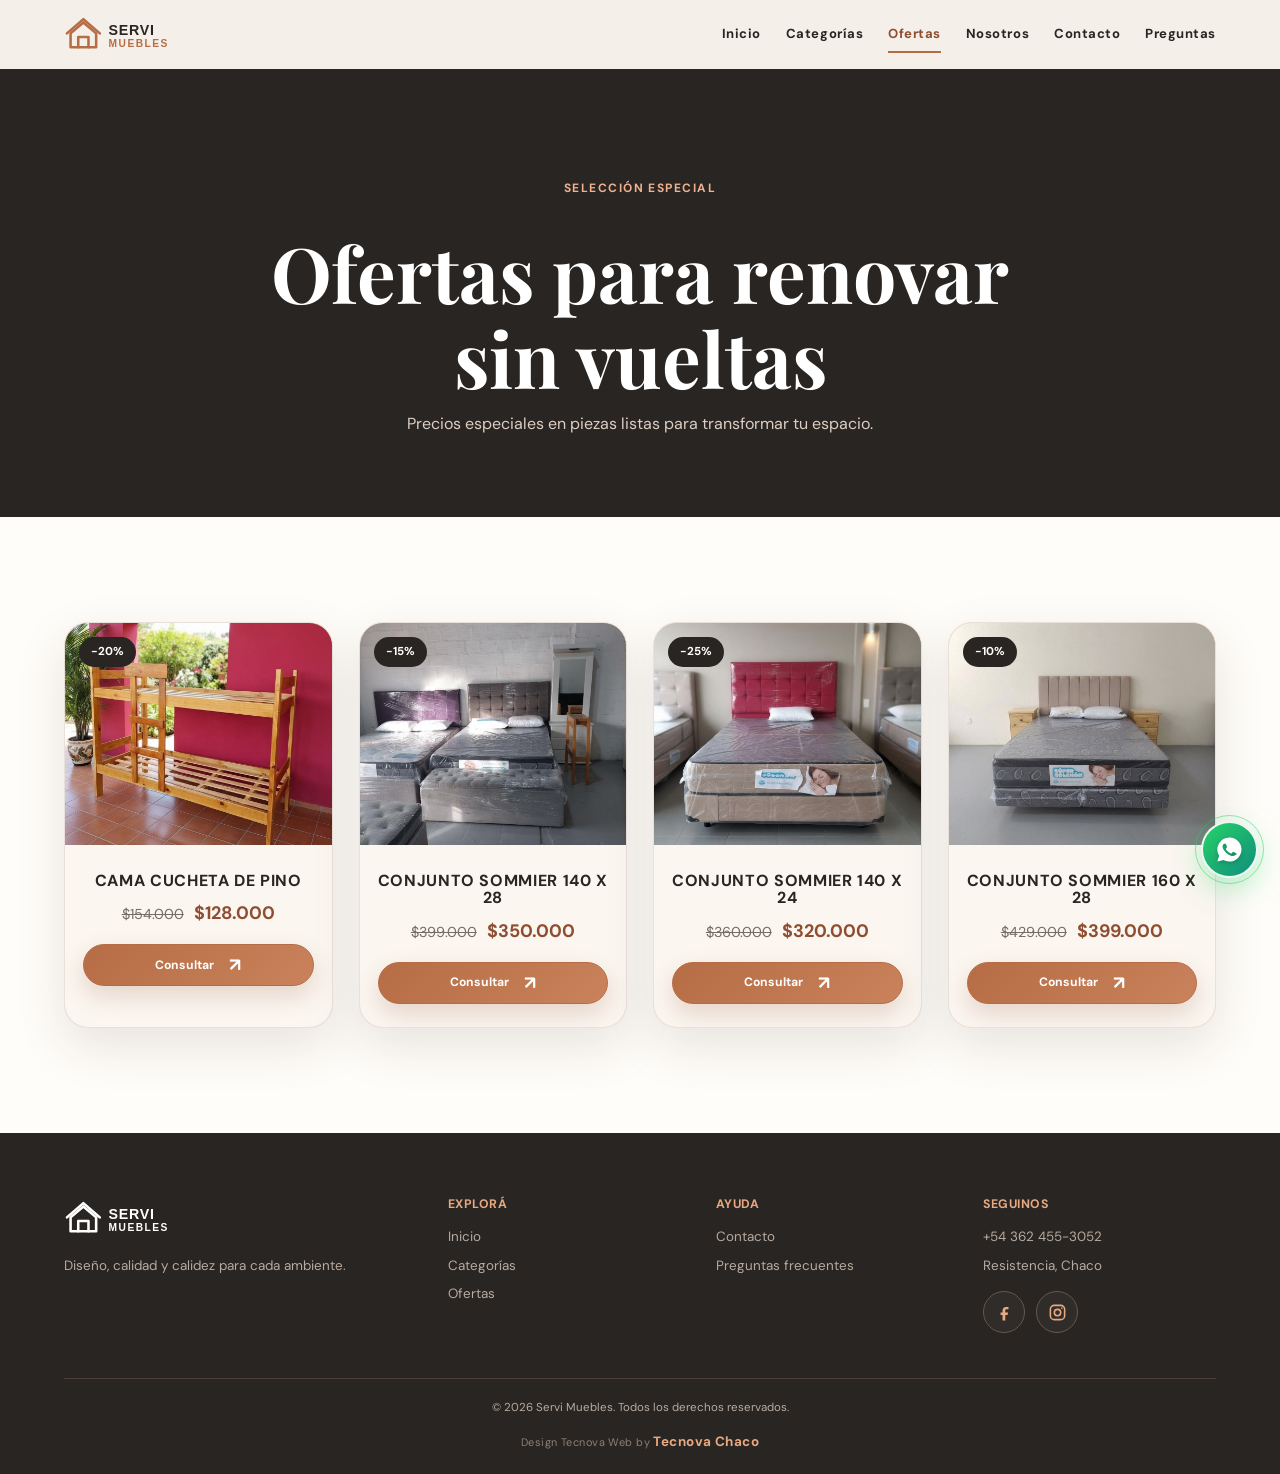
<file: ofertas.html>
<!doctype html>
<html lang="es">
  <head>
    <meta charset="UTF-8" />
    <meta name="viewport" content="width=device-width, initial-scale=1" />
    <title>Ofertas | Servi Muebles</title>
    <link rel="preconnect" href="https://fonts.googleapis.com" />
    <link
      href="https://fonts.googleapis.com/css2?family=DM+Sans:wght@400;500;600;700&family=Playfair+Display:wght@600;700&display=swap"
      rel="stylesheet"
    />
    <link rel="stylesheet" href="styles.css" />
  </head>
  <body>
    <header class="header">
      <a href="index.html" class="brand"
        ><img src="img/logo.svg" alt="Servi Muebles" /></a
      ><button class="burger" aria-label="Abrir menú" aria-expanded="false">
        <span></span><span></span><span></span>
      </button>
      <nav class="nav">
        <a href="index.html">Inicio</a><a href="categorias.html">Categorías</a
        ><a class="on" href="ofertas.html">Ofertas</a
        ><a href="nosotros.html">Nosotros</a><a href="contacto.html">Contacto</a
        ><a href="faq.html">Preguntas</a>
      </nav>
    </header>
    <main>
      <section class="page-hero">
        <span class="crumb">Selección especial</span>
        <h1>Ofertas para renovar<br />sin vueltas</h1>
        <p>Precios especiales en piezas listas para transformar tu espacio.</p>
      </section>
      <section class="sec alt">
        <div class="page-content">
          <div class="grid g4">
          <article class="card prod reveal" data-name="Cama Cucheta">
            <div class="ph">
              <span class="tag">-20%</span
              ><img
                loading="lazy"
                src="./img/dormitorio/dormitorioCucheta.jpeg"
                alt="Cama cucheta"
              />
            </div>
            <div class="card-copy">
              <h3>Cama Cucheta de Pino</h3>
              <p><s>$154.000</s> <b>$128.000</b></p>
              <button class="btn ask" type="button">Consultar <span>↗</span></button>
            </div>
          </article>
          <article class="card prod reveal" data-name="Sommier 140 x 28">
            <div class="ph">
              <span class="tag">-15%</span
              ><img
                loading="lazy"
                src="img/dormitorio/ofertaUno.jpeg"
                alt="Sommier 140 x 28"
              />
            </div>
            <div class="card-copy">
              <h3>Conjunto Sommier 140 x 28</h3>
              <p><s>$399.000</s> <b>$350.000</b></p>
              <button class="btn ask" type="button">Consultar <span>↗</span></button>
            </div>
          </article>
          <article class="card prod reveal" data-name="Conjunto sommier 140 x 24">
            <div class="ph">
              <span class="tag">-25%</span
              ><img
                loading="lazy"
                src="./img/dormitorio/dormitorioSommier140x24.jpeg"
                alt="Sommier 140 x 24"
              />
            </div>
            <div class="card-copy">
              <h3>Conjunto Sommier 140 x 24</h3>
              <p><s>$360.000</s> <b>$320.000</b></p>
              <button class="btn ask" type="button">Consultar <span>↗</span></button>
            </div>
          </article>
          <article class="card prod reveal" data-name="Conjunto Sommier 160 x 28">
            <div class="ph">
              <span class="tag">-10%</span
              ><img
                loading="lazy"
                src="./img/dormitorio/dormitorioSommier160x28.jpeg"
                alt="Sommier 160 x 28"
              />
            </div>
            <div class="card-copy">
              <h3>Conjunto Sommier 160 x 28</h3>
              <p><s>$429.000</s> <b>$399.000</b></p>
              <button class="btn ask" type="button">Consultar <span>↗</span></button>
            </div>
          </article>
          </div>
        </div>
      </section>
    </main>
    <footer class="footer">
      <div class="fgrid">
        <div>
          <img class="footer-logo" src="img/logo.svg" alt="Servi Muebles" />
          <p>Diseño, calidad y calidez para cada ambiente.</p>
        </div>
        <div>
          <h4>Explorá</h4>
          <a href="index.html">Inicio</a><a href="categorias.html">Categorías</a
          ><a href="ofertas.html">Ofertas</a>
        </div>
        <div>
          <h4>Ayuda</h4>
          <a href="contacto.html">Contacto</a
          ><a href="faq.html">Preguntas frecuentes</a>
        </div>
        <div>
          <h4>Seguinos</h4>
          <p>+54 362 455-3052</p>
          <p>Resistencia, Chaco</p>
          <div class="soc" aria-label="Redes sociales">
            <a class="soc-facebook" href="https://www.facebook.com/profile.php?id=61589310125163" target="_blank" rel="noopener noreferrer" aria-label="Facebook" title="Facebook">
              <svg viewBox="0 0 24 24" aria-hidden="true"><path fill="currentColor" d="M14 8h3V5h-3c-2.8 0-4.5 1.7-4.5 4.7V12H7v3h2.5v7H13v-7h3l.5-3H13V9.7c0-.9.3-1.7 1-1.7Z" /></svg>
            </a>
            <a class="soc-instagram" href="https://www.instagram.com/luiscardona6154?utm_source=qr&psln=YjVkaGJ4eGhmbWIw" target="_blank" rel="noopener noreferrer" aria-label="Instagram" title="Instagram">
              <svg viewBox="0 0 24 24" aria-hidden="true"><rect x="3" y="3" width="18" height="18" rx="5" fill="none" stroke="currentColor" stroke-width="2" /><circle cx="12" cy="12" r="4" fill="none" stroke="currentColor" stroke-width="2" /><circle cx="17.5" cy="6.5" r="1" fill="currentColor" /></svg>
            </a>
          </div>
        </div>
      </div>
      <p class="copy">© 2026 Servi Muebles. Todos los derechos reservados.</p>
      <p class="footer-credit">Design Tecnova Web by <a href="https://tecnovachaco.vercel.app/" target="_blank" rel="noopener noreferrer">Tecnova Chaco</a></p>
    </footer>
    <a
      class="wa"
      id="wa"
      target="_blank"
      rel="noopener"
      aria-label="Escribinos por WhatsApp"
      data-tip="¿Hablamos?"
      ><svg
        viewBox="0 0 24 24"
        width="29"
        height="29"
        fill="none"
        aria-hidden="true"
      >
        <path
          fill="currentColor"
          d="M12 2a10 10 0 0 0-8.6 15.1L2 22l5-1.3A10 10 0 1 0 12 2zm5.2 14.2c-.2.6-1.3 1.2-1.8 1.2-.5.1-1 .2-3.3-.7-2.8-1.1-4.6-4-4.7-4.2-.1-.2-1.1-1.5-1.1-2.8s.7-2 1-2.2c.2-.3.5-.3.7-.3h.5c.2 0 .4 0 .6.5l.8 2c.1.2.1.3 0 .5l-.3.4-.4.5c-.1.1-.3.3-.1.6.2.3.8 1.3 1.7 2.1 1.2 1 2.1 1.3 2.4 1.5.3.1.5.1.6-.1l.9-1.1c.2-.3.4-.2.6-.1l1.9.9c.3.1.5.2.5.3.1.2.1.8-.1 1.4z"
        /></svg></a
    ><button class="top" aria-label="Volver arriba">↑</button>
    <script src="script.js"></script>
  </body>
</html>
</file>
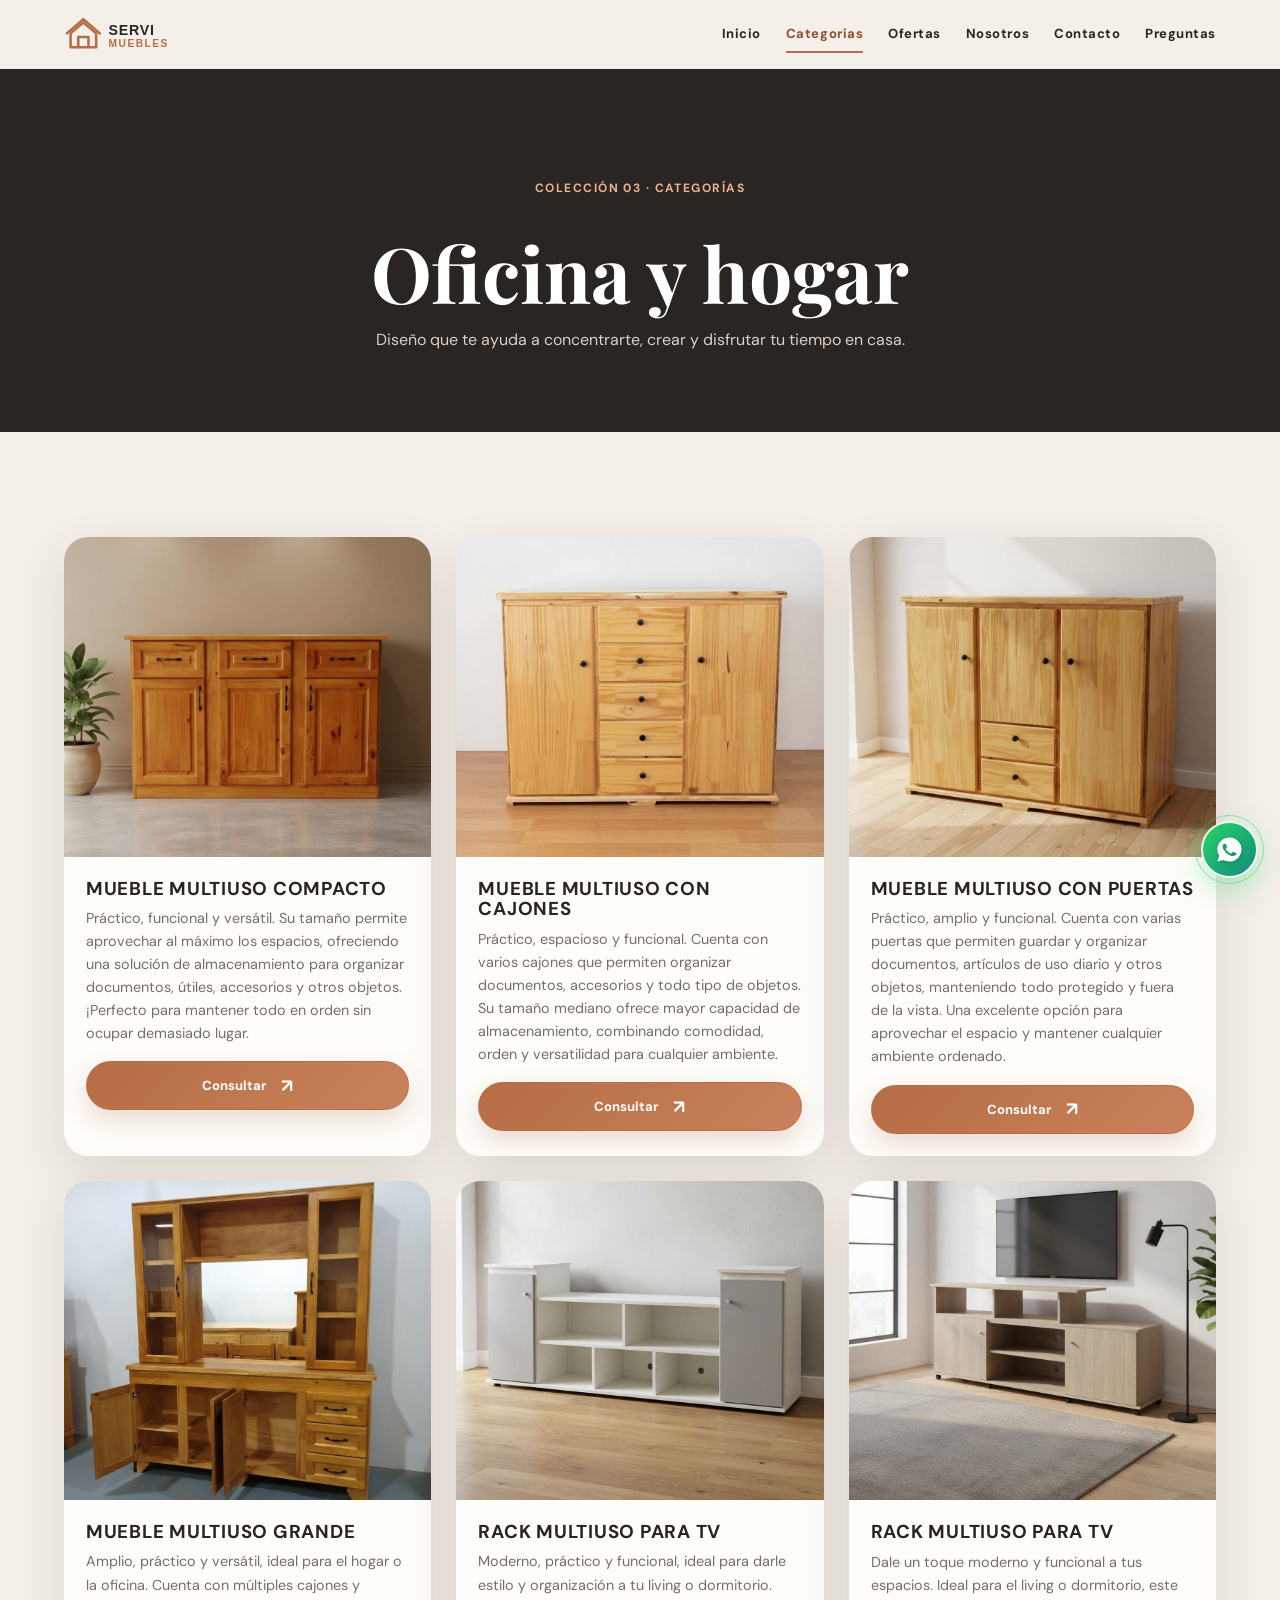
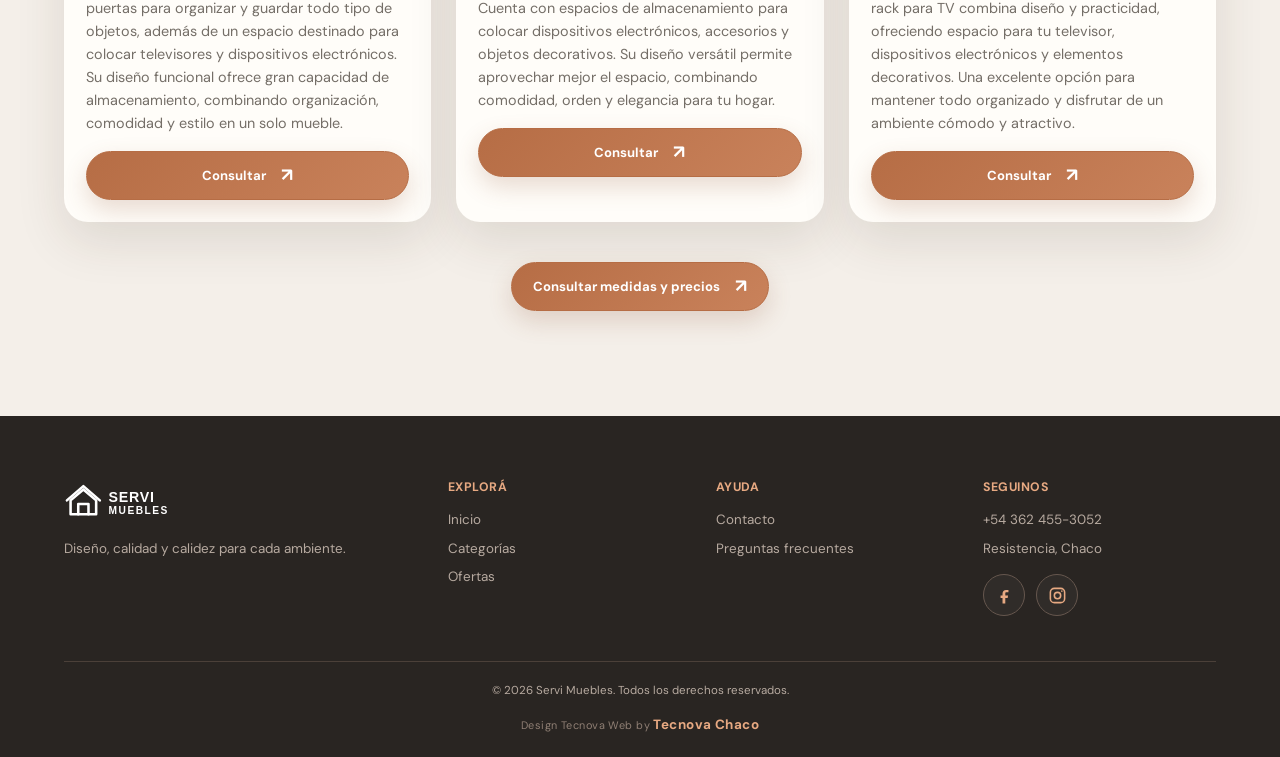
<file: oficina-hogar.html>
<!doctype html>
<html lang="es">
  <head>
    <meta charset="UTF-8" />
    <meta name="viewport" content="width=device-width, initial-scale=1" />
    <title>Oficina y hogar | Servi Muebles</title>
    <link rel="preconnect" href="https://fonts.googleapis.com" />
    <link
      href="https://fonts.googleapis.com/css2?family=DM+Sans:wght@400;500;600;700&family=Playfair+Display:wght@600;700&display=swap"
      rel="stylesheet"
    />
    <link rel="stylesheet" href="styles.css" />
  </head>
  <body>
    <header class="header">
      <a href="index.html" class="brand"
        ><img src="img/logo.svg" alt="Servi Muebles" /></a
      ><button class="burger" aria-label="Abrir menú" aria-expanded="false">
        <span></span><span></span><span></span>
      </button>
      <nav class="nav">
        <a href="index.html">Inicio</a
        ><a class="on" href="categorias.html">Categorías</a
        ><a href="ofertas.html">Ofertas</a><a href="nosotros.html">Nosotros</a
        ><a href="contacto.html">Contacto</a><a href="faq.html">Preguntas</a>
      </nav>
    </header>
    <main>
      <section class="page-hero">
        <span class="crumb">Colección 03 · Categorías</span>
        <h1>Oficina y hogar</h1>
        <p>
          Diseño que te ayuda a concentrarte, crear y disfrutar tu tiempo en
          casa.
        </p>
      </section>
      <section class="sec">
        <div class="page-content">
          <div class="detail-grid">
            <article class="detail-card reveal" data-name="Mueble Multiuso Compacto">
              <img
                src="./img/oficina/oficinaMultiuso.jpeg"
                alt="Mueble Multiuso Compacto"
              />
              <div>
                <h3>Mueble Multiuso Compacto</h3>
                <p>Práctico, funcional y versátil. Su tamaño permite aprovechar al máximo los espacios, ofreciendo una solución de almacenamiento para organizar documentos, útiles, accesorios y otros objetos. ¡Perfecto para mantener todo en orden sin ocupar demasiado lugar.</p>
                <button class="btn ask" type="button">
                  Consultar <span>↗</span>
                </button>
              </div>
            </article>
            <article class="detail-card reveal" data-name="Mueble Multiuso Con Cajones">
              <img
                src="./img/oficina/oficinaMultiuso2.jpeg"
                alt="Mueble Multiuso Con Cajones"
              />
              <div>
                <h3>Mueble Multiuso Con Cajones</h3>
                <p>Práctico, espacioso y funcional. Cuenta con varios cajones que permiten organizar documentos, accesorios y todo tipo de objetos. Su tamaño mediano ofrece mayor capacidad de almacenamiento, combinando comodidad, orden y versatilidad para cualquier ambiente.</p>
                <button class="btn ask" type="button">
                  Consultar <span>↗</span>
                </button>
              </div>
            </article>
            <article
              class="detail-card reveal"
              data-name="Muebe Multiuso Con Puertas"
            >
              <img
                src="./img/oficina/oficinaMultiuso3.jpeg"
                alt="Mueble Multiuso Con Puertas"
              />
              <div>
                <h3>Mueble Multiuso Con Puertas</h3>
                <p>Práctico, amplio y funcional. Cuenta con varias puertas que permiten guardar y organizar documentos, artículos de uso diario y otros objetos, manteniendo todo protegido y fuera de la vista. Una excelente opción para aprovechar el espacio y mantener cualquier ambiente ordenado.</p>
                <button class="btn ask" type="button">
                  Consultar <span>↗</span>
                </button>
              </div>
            </article>
            <article
              class="detail-card reveal"
              data-name="Muebe Multiuso Grande"
            >
              <img
                src="./img/oficina/oficinaMultiuso4.jpeg"
                alt="Mueble Multiuso Grande"
              />
              <div>
                <h3>Mueble Multiuso Grande</h3>
                <p>Amplio, práctico y versátil, ideal para el hogar o la oficina. Cuenta con múltiples cajones y puertas para organizar y guardar todo tipo de objetos, además de un espacio destinado para colocar televisores y dispositivos electrónicos. Su diseño funcional ofrece gran capacidad de almacenamiento, combinando organización, comodidad y estilo en un solo mueble.</p>
                <button class="btn ask" type="button">
                  Consultar <span>↗</span>
                </button>
              </div>
            </article>
            <article
              class="detail-card reveal"
              data-name="Rack Multiuso Para TV"
            >
              <img
                src="./img/oficina/oficinaRack.jpeg"
                alt="Rack Multiuso Para TV"
              />
              <div>
                <h3>Rack Multiuso Para TV</h3>
                <p>Moderno, práctico y funcional, ideal para darle estilo y organización a tu living o dormitorio. Cuenta con espacios de almacenamiento para colocar dispositivos electrónicos, accesorios y objetos decorativos. Su diseño versátil permite aprovechar mejor el espacio, combinando comodidad, orden y elegancia para tu hogar.</p>
                <button class="btn ask" type="button">
                  Consultar <span>↗</span>
                </button>
              </div>
            </article>
            <article
              class="detail-card reveal"
              data-name="Rack Multiuso Para TV"
            >
              <img
                src="./img/oficina/oficinaRack2.jpeg"
                alt="Rack Multiuso Para TV"
              />
              <div>
                <h3>Rack Multiuso Para TV</h3>
                <p>Dale un toque moderno y funcional a tus espacios. Ideal para el living o dormitorio, este rack para TV combina diseño y practicidad, ofreciendo espacio para tu televisor, dispositivos electrónicos y elementos decorativos. Una excelente opción para mantener todo organizado y disfrutar de un ambiente cómodo y atractivo.</p>
                <button class="btn ask" type="button">
                  Consultar <span>↗</span>
                </button>
              </div>
            </article>
            
          </div>
          <div class="center">
            <a class="btn" href="contacto.html"
              >Consultar medidas y precios <span>↗</span></a
            >
          </div>
        </div>
      </section>
    </main>
    <footer class="footer">
      <div class="fgrid">
        <div>
          <img class="footer-logo" src="img/logo.svg" alt="Servi Muebles" />
          <p>Diseño, calidad y calidez para cada ambiente.</p>
        </div>
        <div>
          <h4>Explorá</h4>
          <a href="index.html">Inicio</a><a href="categorias.html">Categorías</a
          ><a href="ofertas.html">Ofertas</a>
        </div>
        <div>
          <h4>Ayuda</h4>
          <a href="contacto.html">Contacto</a
          ><a href="faq.html">Preguntas frecuentes</a>
        </div>
        <div>
          <h4>Seguinos</h4>
          <p>+54 362 455-3052</p>
          <p>Resistencia, Chaco</p>
          <div class="soc" aria-label="Redes sociales">
            <a class="soc-facebook" href="https://www.facebook.com/profile.php?id=61589310125163" target="_blank" rel="noopener noreferrer" aria-label="Facebook" title="Facebook">
              <svg viewBox="0 0 24 24" aria-hidden="true"><path fill="currentColor" d="M14 8h3V5h-3c-2.8 0-4.5 1.7-4.5 4.7V12H7v3h2.5v7H13v-7h3l.5-3H13V9.7c0-.9.3-1.7 1-1.7Z" /></svg>
            </a>
            <a class="soc-instagram" href="https://www.instagram.com/luiscardona6154?utm_source=qr&psln=YjVkaGJ4eGhmbWIw" target="_blank" rel="noopener noreferrer" aria-label="Instagram" title="Instagram">
              <svg viewBox="0 0 24 24" aria-hidden="true"><rect x="3" y="3" width="18" height="18" rx="5" fill="none" stroke="currentColor" stroke-width="2" /><circle cx="12" cy="12" r="4" fill="none" stroke="currentColor" stroke-width="2" /><circle cx="17.5" cy="6.5" r="1" fill="currentColor" /></svg>
            </a>
          </div>
        </div>
      </div>
      <p class="copy">© 2026 Servi Muebles. Todos los derechos reservados.</p>
      <p class="footer-credit">Design Tecnova Web by <a href="https://tecnovachaco.vercel.app/" target="_blank" rel="noopener noreferrer">Tecnova Chaco</a></p>
    </footer>
    <a
      class="wa"
      id="wa"
      target="_blank"
      rel="noopener"
      aria-label="Escribinos por WhatsApp"
      data-tip="¿Hablamos?"
      ><svg
        viewBox="0 0 24 24"
        width="29"
        height="29"
        fill="none"
        aria-hidden="true"
      >
        <path
          fill="currentColor"
          d="M12 2a10 10 0 0 0-8.6 15.1L2 22l5-1.3A10 10 0 1 0 12 2zm5.2 14.2c-.2.6-1.3 1.2-1.8 1.2-.5.1-1 .2-3.3-.7-2.8-1.1-4.6-4-4.7-4.2-.1-.2-1.1-1.5-1.1-2.8s.7-2 1-2.2c.2-.3.5-.3.7-.3h.5c.2 0 .4 0 .6.5l.8 2c.1.2.1.3 0 .5l-.3.4-.4.5c-.1.1-.3.3-.1.6.2.3.8 1.3 1.7 2.1 1.2 1 2.1 1.3 2.4 1.5.3.1.5.1.6-.1l.9-1.1c.2-.3.4-.2.6-.1l1.9.9c.3.1.5.2.5.3.1.2.1.8-.1 1.4z"
        /></svg></a
    ><button class="top" aria-label="Volver arriba">↑</button>
    <script src="script.js"></script>
  </body>
</html>
</file>
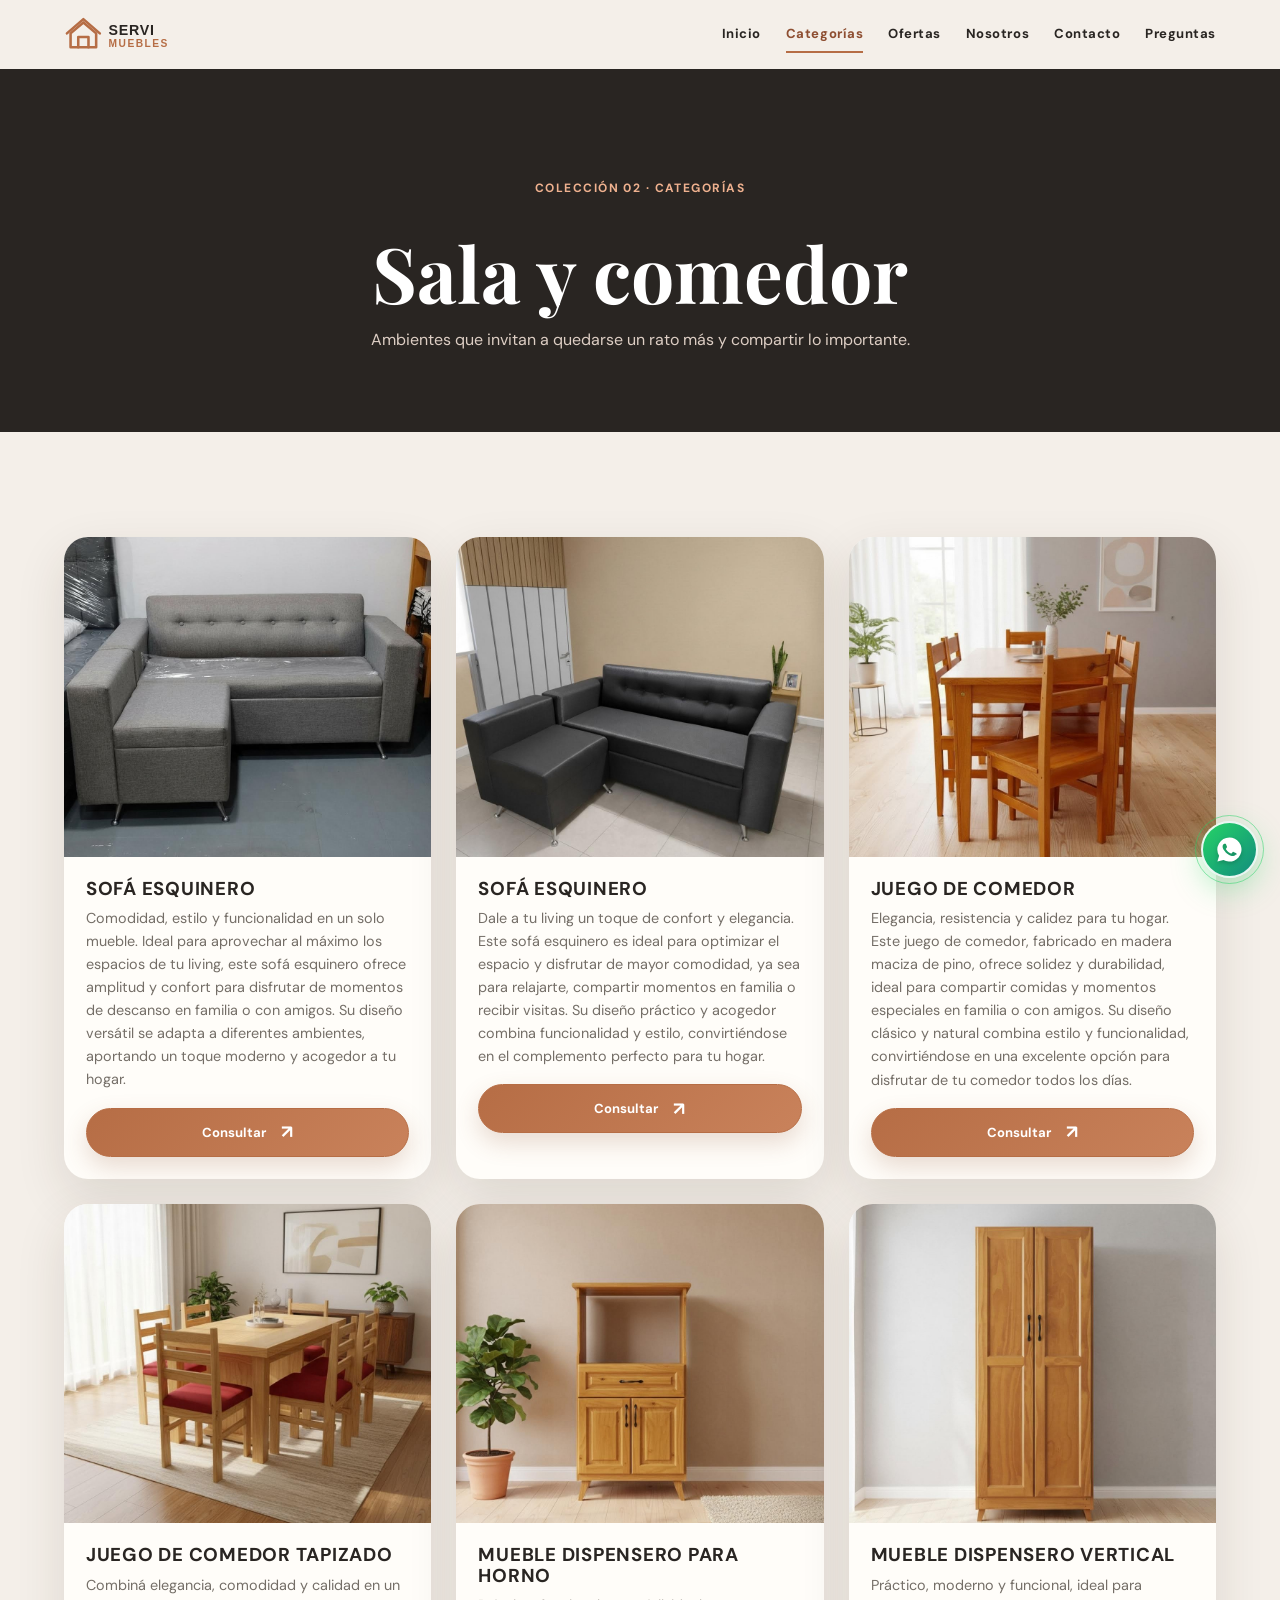
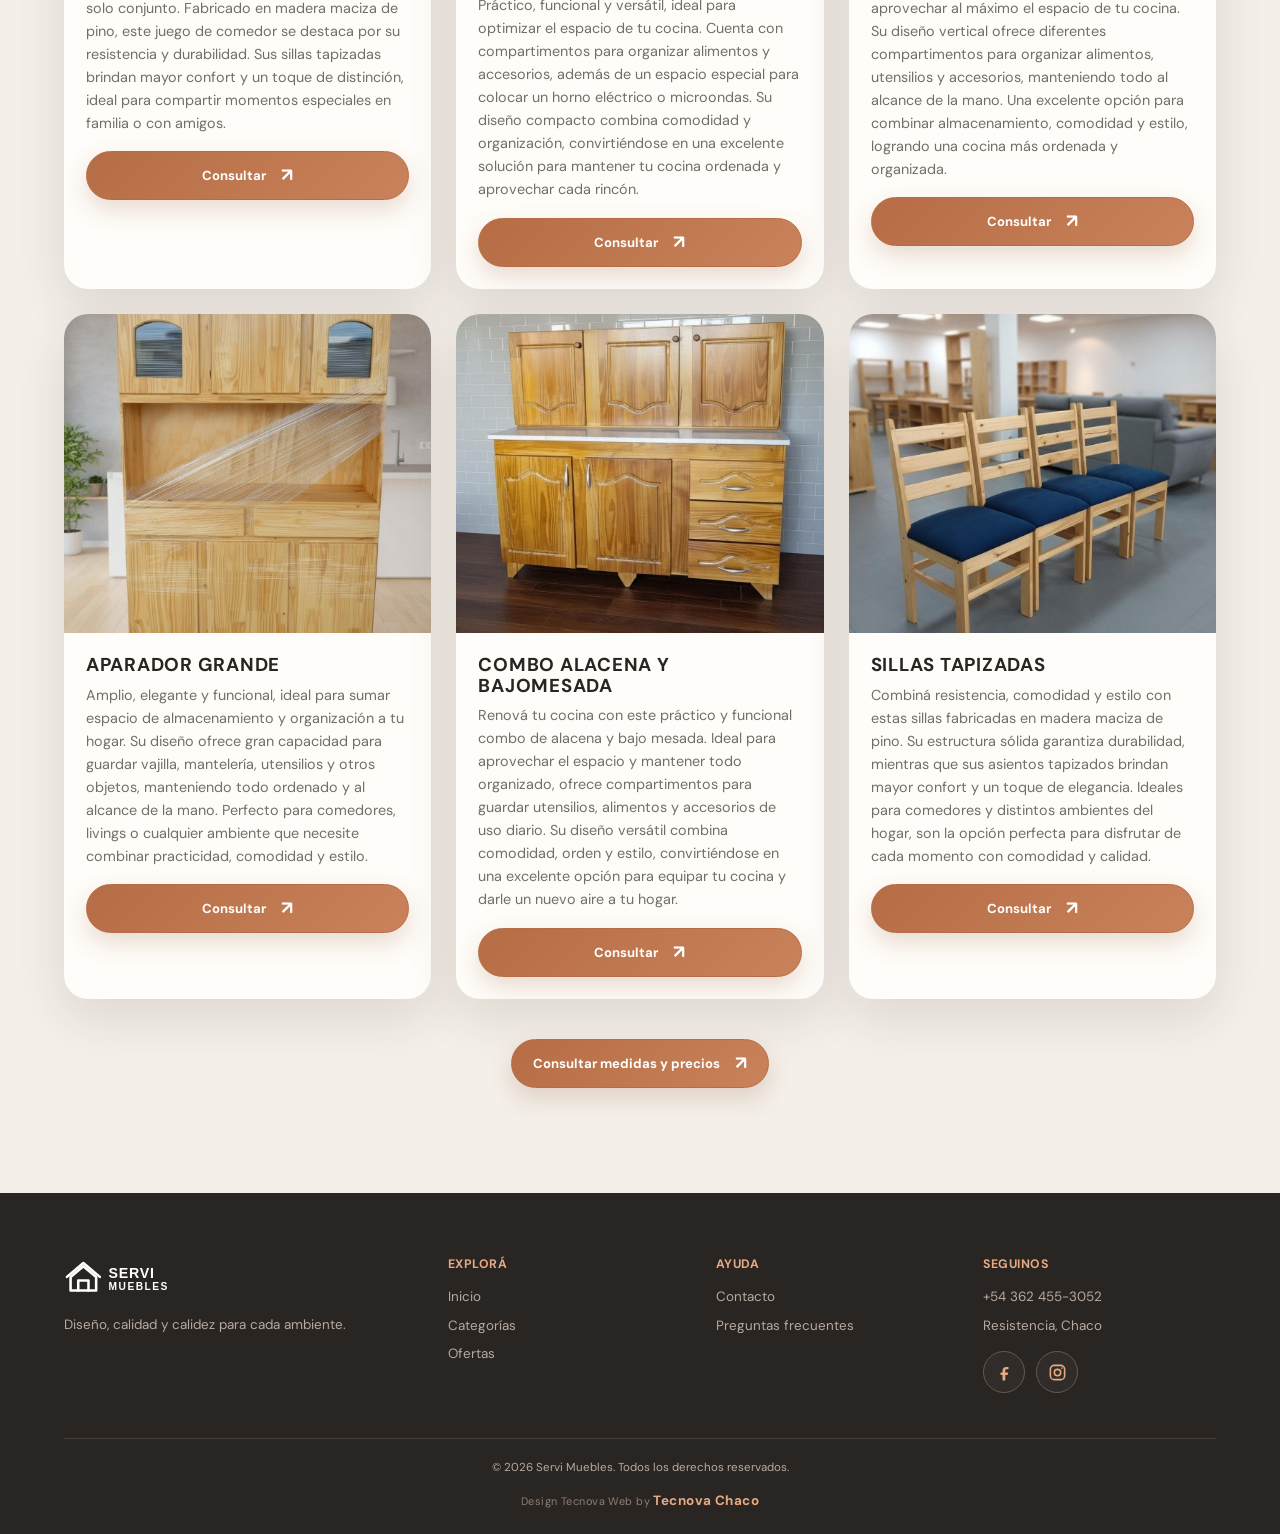
<file: sala-comedor.html>
<!doctype html>
<html lang="es">
  <head>
    <meta charset="UTF-8" />
    <meta name="viewport" content="width=device-width, initial-scale=1" />
    <title>Sala y comedor | Servi Muebles</title>
    <link rel="preconnect" href="https://fonts.googleapis.com" />
    <link
      href="https://fonts.googleapis.com/css2?family=DM+Sans:wght@400;500;600;700&family=Playfair+Display:wght@600;700&display=swap"
      rel="stylesheet"
    />
    <link rel="stylesheet" href="styles.css" />
  </head>
  <body>
    <header class="header">
      <a href="index.html" class="brand"
        ><img src="img/logo.svg" alt="Servi Muebles" /></a
      ><button class="burger" aria-label="Abrir menú" aria-expanded="false">
        <span></span><span></span><span></span>
      </button>
      <nav class="nav">
        <a href="index.html">Inicio</a
        ><a class="on" href="categorias.html">Categorías</a
        ><a href="ofertas.html">Ofertas</a><a href="nosotros.html">Nosotros</a
        ><a href="contacto.html">Contacto</a><a href="faq.html">Preguntas</a>
      </nav>
    </header>
    <main>
      <section class="page-hero">
        <span class="crumb">Colección 02 · Categorías</span>
        <h1>Sala y comedor</h1>
        <p>
          Ambientes que invitan a quedarse un rato más y compartir lo
          importante.
        </p>
      </section>
      <section class="sec">
        <div class="page-content">
          <div class="detail-grid">
            <article class="detail-card reveal" data-name="Sofá Esquinero">
              <img
                src="./img/sala/salaLiving.jpeg"
                alt="Sofá de sala"
              />
              <div>
                <h3>Sofá Esquinero</h3>
                <p>Comodidad, estilo y funcionalidad en un solo mueble. Ideal para aprovechar al máximo los espacios de tu living, este sofá esquinero ofrece amplitud y confort para disfrutar de momentos de descanso en familia o con amigos. Su diseño versátil se adapta a diferentes ambientes, aportando un toque moderno y acogedor a tu hogar.</p>
              <button class="btn ask" type="button">Consultar <span>↗</span></button>
              </div></article>
            <article class="detail-card reveal" data-name="Sofá Esquinero">
              <img
                src="./img/sala/salaLiving2.jpeg"
                alt="Sofá Esquinero"
              />
              <div>
                <h3>Sofá Esquinero</h3>
                <p>Dale a tu living un toque de confort y elegancia. Este sofá esquinero es ideal para optimizar el espacio y disfrutar de mayor comodidad, ya sea para relajarte, compartir momentos en familia o recibir visitas. Su diseño práctico y acogedor combina funcionalidad y estilo, convirtiéndose en el complemento perfecto para tu hogar.</p>
              <button class="btn ask" type="button">Consultar <span>↗</span></button>
              </div></article>
            <article class="detail-card reveal" data-name="Juego de comedor">
              <img
                src="./img/sala/salaComedorPino.jpeg"
                alt="Juego de comedor"
              />
              <div>
                <h3>Juego de comedor</h3>
                <p>Elegancia, resistencia y calidez para tu hogar. Este juego de comedor, fabricado en madera maciza de pino, ofrece solidez y durabilidad, ideal para compartir comidas y momentos especiales en familia o con amigos. Su diseño clásico y natural combina estilo y funcionalidad, convirtiéndose en una excelente opción para disfrutar de tu comedor todos los días.</p>
              <button class="btn ask" type="button">Consultar <span>↗</span></button>
              </div></article>
              <article class="detail-card reveal" data-name="Juego de comedor Tapizado">
              <img
                src="./img/sala/salaComedorTapizado.jpeg"
                alt="Juego de comedor tapizado"
              />
              <div>
                <h3>Juego de comedor Tapizado</h3>
                <p>Combiná elegancia, comodidad y calidad en un solo conjunto. Fabricado en madera maciza de pino, este juego de comedor se destaca por su resistencia y durabilidad. Sus sillas tapizadas brindan mayor confort y un toque de distinción, ideal para compartir momentos especiales en familia o con amigos.</p>
              <button class="btn ask" type="button">Consultar <span>↗</span></button>
              </div></article>
              <article class="detail-card reveal" data-name="Mueble Dispensero Para Horno">
              <img
                src="./img/sala/salaMuebleHorno.jpeg"
                alt="Mueble para horno"
              />
              <div>
                <h3>Mueble Dispensero Para Horno</h3>
                <p>Práctico, funcional y versátil, ideal para optimizar el espacio de tu cocina. Cuenta con compartimentos para organizar  alimentos y accesorios, además de un espacio especial para colocar un horno eléctrico o microondas. Su diseño compacto combina comodidad y organización, convirtiéndose en una excelente solución para mantener tu cocina ordenada y aprovechar cada rincón.</p>
              <button class="btn ask" type="button">Consultar <span>↗</span></button>
              </div></article>
              <article class="detail-card reveal" data-name="Mueble Dispensero Vertical">
              <img
                src="./img/sala/salaDispensero.jpeg"
                alt="Mueble Dispensero Vertical"
              />
              <div>
                <h3>Mueble Dispensero Vertical</h3>
                <p>Práctico, moderno y funcional, ideal para aprovechar al máximo el espacio de tu cocina. Su diseño vertical ofrece diferentes compartimentos para organizar alimentos, utensilios y accesorios, manteniendo todo al alcance de la mano. Una excelente opción para combinar almacenamiento, comodidad y estilo, logrando una cocina más ordenada y organizada.</p>
              <button class="btn ask" type="button">Consultar <span>↗</span></button>
              </div></article>
              <article class="detail-card reveal" data-name="Aparador Grande">
              <img
                src="./img/sala/salaAparador.jpeg"
                alt="Aparador Grande"
              />
              <div>
                <h3>Aparador Grande</h3>
                <p>Amplio, elegante y funcional, ideal para sumar espacio de almacenamiento y organización a tu hogar. Su diseño ofrece gran capacidad para guardar vajilla, mantelería, utensilios y otros objetos, manteniendo todo ordenado y al alcance de la mano. Perfecto para comedores, livings o cualquier ambiente que necesite combinar practicidad, comodidad y estilo.</p>
              <button class="btn ask" type="button">Consultar <span>↗</span></button>
              </div></article>
              <article class="detail-card reveal" data-name="Combo Alacena y Bajomesada">
              <img
                src="./img/sala/salaCoomoAlacena.jpeg"
                alt="Combo Alacena y Bajomesada"
              />
              <div>
                <h3>Combo Alacena y Bajomesada</h3>
                <p>Renová tu cocina con este práctico y funcional combo de alacena y bajo mesada. Ideal para aprovechar el espacio y mantener todo organizado, ofrece compartimentos para guardar utensilios, alimentos y accesorios de uso diario. Su diseño versátil combina comodidad, orden y estilo, convirtiéndose en una excelente opción para equipar tu cocina y darle un nuevo aire a tu hogar.</p>
              <button class="btn ask" type="button">Consultar <span>↗</span></button>
              </div></article>
              <article class="detail-card reveal" data-name="Sillas Tapizadas">
              <img
                src="./img/sala/salaSillas.jpeg"
                alt="Sillas Tapizadas"
              />
              <div>
                <h3>Sillas Tapizadas</h3>
                <p>Combiná resistencia, comodidad y estilo con estas sillas fabricadas en madera maciza de pino. Su estructura sólida garantiza durabilidad, mientras que sus asientos tapizados brindan mayor confort y un toque de elegancia. Ideales para comedores y distintos ambientes del hogar, son la opción perfecta para disfrutar de cada momento con comodidad y calidad.</p>
              <button class="btn ask" type="button">Consultar <span>↗</span></button>
              </div></article>
          </div>
          <div class="center">
            <a class="btn" href="contacto.html"
              >Consultar medidas y precios <span>↗</span></a
            >
          </div>
        </div>
      </section>
    </main>
    <footer class="footer">
      <div class="fgrid">
        <div>
          <img class="footer-logo" src="img/logo.svg" alt="Servi Muebles" />
          <p>Diseño, calidad y calidez para cada ambiente.</p>
        </div>
        <div>
          <h4>Explorá</h4>
          <a href="index.html">Inicio</a><a href="categorias.html">Categorías</a
          ><a href="ofertas.html">Ofertas</a>
        </div>
        <div>
          <h4>Ayuda</h4>
          <a href="contacto.html">Contacto</a
          ><a href="faq.html">Preguntas frecuentes</a>
        </div>
        <div>
          <h4>Seguinos</h4>
          <p>+54 362 455-3052</p>
          <p>Resistencia, Chaco</p>
          <div class="soc" aria-label="Redes sociales">
            <a class="soc-facebook" href="https://www.facebook.com/profile.php?id=61589310125163" target="_blank" rel="noopener noreferrer" aria-label="Facebook" title="Facebook">
              <svg viewBox="0 0 24 24" aria-hidden="true"><path fill="currentColor" d="M14 8h3V5h-3c-2.8 0-4.5 1.7-4.5 4.7V12H7v3h2.5v7H13v-7h3l.5-3H13V9.7c0-.9.3-1.7 1-1.7Z" /></svg>
            </a>
            <a class="soc-instagram" href="https://www.instagram.com/luiscardona6154?utm_source=qr&psln=YjVkaGJ4eGhmbWIw" target="_blank" rel="noopener noreferrer" aria-label="Instagram" title="Instagram">
              <svg viewBox="0 0 24 24" aria-hidden="true"><rect x="3" y="3" width="18" height="18" rx="5" fill="none" stroke="currentColor" stroke-width="2" /><circle cx="12" cy="12" r="4" fill="none" stroke="currentColor" stroke-width="2" /><circle cx="17.5" cy="6.5" r="1" fill="currentColor" /></svg>
            </a>
          </div>
        </div>
      </div>
      <p class="copy">© 2026 Servi Muebles. Todos los derechos reservados.</p>
      <p class="footer-credit">Design Tecnova Web by <a href="https://tecnovachaco.vercel.app/" target="_blank" rel="noopener noreferrer">Tecnova Chaco</a></p>
    </footer>
    <a class="wa" id="wa" target="_blank" rel="noopener" aria-label="Escribinos por WhatsApp" data-tip="¿Hablamos?"><svg viewBox="0 0 24 24" width="29" height="29" fill="none" aria-hidden="true"><path fill="currentColor" d="M12 2a10 10 0 0 0-8.6 15.1L2 22l5-1.3A10 10 0 1 0 12 2zm5.2 14.2c-.2.6-1.3 1.2-1.8 1.2-.5.1-1 .2-3.3-.7-2.8-1.1-4.6-4-4.7-4.2-.1-.2-1.1-1.5-1.1-2.8s.7-2 1-2.2c.2-.3.5-.3.7-.3h.5c.2 0 .4 0 .6.5l.8 2c.1.2.1.3 0 .5l-.3.4-.4.5c-.1.1-.3.3-.1.6.2.3.8 1.3 1.7 2.1 1.2 1 2.1 1.3 2.4 1.5.3.1.5.1.6-.1l.9-1.1c.2-.3.4-.2.6-.1l1.9.9c.3.1.5.2.5.3.1.2.1.8-.1 1.4z"/></svg></a><button class="top" aria-label="Volver arriba">↑</button>
    <script src="script.js"></script>
  </body>
</html>
</file>
<file: styles.css>
:root{--ink:#292522;--muted:#746e67;--clay:#b66d45;--clay-dark:#8e4e31;--sand:#f4efe9;--paper:#fffdf9;--line:#e5dcd3;--shadow:0 18px 50px rgba(56,39,28,.12);--radius:24px}
*{box-sizing:border-box;margin:0;padding:0}html{scroll-behavior:smooth;scroll-padding-top:88px}body{font-family:'DM Sans',sans-serif;color:var(--ink);background:var(--sand);line-height:1.6;overflow-x:hidden}img,iframe,video{max-width:100%;display:block}a{color:inherit;text-decoration:none}button,input,select,textarea{font:inherit}button{cursor:pointer}h1,h2,h3,h4{line-height:1.1}h1,h2{font-family:'Playfair Display',serif}h3,h4{text-transform:uppercase;letter-spacing:.04em}code{font-size:.86em;color:#f6d5bf}
:focus-visible{outline:3px solid var(--clay);outline-offset:3px}.header{position:sticky;top:0;z-index:50;display:flex;justify-content:space-between;align-items:center;gap:30px;padding:14px 5%;background:rgba(244,239,233,.93);backdrop-filter:blur(16px);transition:box-shadow .3s}.header.scrolled{box-shadow:0 8px 30px rgba(42,30,22,.1)}.brand img{width:190px;height:auto}.nav{display:flex;align-items:center;gap:25px}.nav a{font-size:.82rem;font-weight:700;letter-spacing:.04em;padding:7px 0;border-bottom:2px solid transparent;transition:.25s}.nav a:hover,.nav a.on{color:var(--clay-dark);border-color:var(--clay)}.burger{display:none;background:none;border:0;width:36px}.burger span{display:block;height:2px;background:var(--ink);margin:7px 0;border-radius:3px;transition:.3s}.burger.open span:nth-child(1){transform:translateY(9px) rotate(45deg)}.burger.open span:nth-child(2){opacity:0}.burger.open span:nth-child(3){transform:translateY(-9px) rotate(-45deg)}
.hero{position:relative;height:min(760px,calc(100vh - 82px));min-height:560px;background:#302722;overflow:hidden}.slide{position:absolute;inset:0;display:flex;align-items:center;background-position:center;background-size:cover;opacity:0;visibility:hidden;transition:opacity .8s,visibility .8s}.slide.active{opacity:1;visibility:visible;z-index:1}.slide:before{content:"";position:absolute;inset:0;background:linear-gradient(90deg,rgba(25,18,14,.78),rgba(25,18,14,.22) 65%,rgba(25,18,14,.08))}.caption{position:relative;z-index:2;color:#fff;padding:0 10%;width:min(760px,90%)}.caption h1,.caption h2{font-size:clamp(2.5rem,6vw,5.7rem);font-weight:600;margin:12px 0 18px;max-width:760px}.caption p{max-width:540px;font-size:1.08rem;margin-bottom:28px;color:#f9eee6}.eyebrow{display:inline-block;color:var(--clay);font-size:.72rem;font-weight:700;letter-spacing:.18em;text-transform:uppercase}.caption .eyebrow{color:#f0b18d}.btn{position:relative;isolation:isolate;overflow:hidden;display:inline-flex;align-items:center;justify-content:center;gap:15px;border:1px solid var(--clay);border-radius:999px;background:linear-gradient(135deg,var(--clay),#c9825b);color:#fff;padding:13px 21px;font-size:.82rem;font-weight:700;box-shadow:0 10px 24px rgba(142,78,49,.2);transition:transform .25s,background .25s,box-shadow .25s,color .25s}.btn:before{content:"";position:absolute;inset:0;z-index:-1;background:linear-gradient(110deg,transparent 18%,rgba(255,255,255,.32) 50%,transparent 82%);transform:translateX(-130%);transition:transform .55s}.btn span,.text-link span{font-size:1.15rem;line-height:0;transition:transform .25s}.btn:hover:before{transform:translateX(130%)}.btn:hover{background:linear-gradient(135deg,#c9825b,var(--clay-dark));box-shadow:0 14px 28px rgba(142,78,49,.3);transform:translateY(-3px)}.btn:hover span{transform:translateX(3px) rotate(-8deg)}.btn:active{transform:translateY(-1px) scale(.98);box-shadow:0 7px 16px rgba(142,78,49,.24)}.btn-light{background:transparent;color:var(--clay-dark)}.btn-light:hover{color:#fff}.arrow{position:absolute;top:50%;z-index:5;transform:translateY(-50%);width:46px;height:46px;border:1px solid rgba(255,255,255,.65);border-radius:50%;background:rgba(255,255,255,.1);color:#fff;font-size:1.15rem;overflow:hidden;backdrop-filter:blur(8px);box-shadow:0 8px 20px rgba(0,0,0,.16);transition:transform .25s,background .25s,border-color .25s,box-shadow .25s}.arrow:before{content:"";position:absolute;inset:0;background:linear-gradient(135deg,rgba(255,255,255,.28),transparent 55%);opacity:0;transition:opacity .25s}.arrow:hover:before{opacity:1}.arrow:hover{background:var(--clay);border-color:var(--clay);box-shadow:0 12px 26px rgba(0,0,0,.24);transform:translateY(-50%) scale(1.08)}.arrow:active{transform:translateY(-50%) scale(.96)}.prev{left:4%}.next{right:4%}.dots{position:absolute;bottom:28px;left:0;right:0;z-index:5;display:flex;justify-content:center;gap:10px}.dots button{width:30px;height:4px;border:0;border-radius:999px;background:rgba(255,255,255,.45);box-shadow:0 2px 8px rgba(0,0,0,.18);transition:width .3s,background .3s,transform .3s}.dots button:hover{background:#fff;transform:scaleY(1.5)}.dots button.on{background:#fff;width:54px}.video-slide{background:#1b1714}.youtube-wrap{position:absolute;inset:0;z-index:0}.youtube-wrap iframe{width:100%;height:100%;border:0;opacity:.72}.video-slide:before{z-index:1;background:linear-gradient(90deg,rgba(25,18,14,.86),rgba(25,18,14,.3) 70%);pointer-events:none}
.sec{position:relative;padding:105px 5%;background:var(--sand)}.sec.alt{background:var(--paper)}.section-heading{max-width:740px;margin:0 auto 46px;text-align:center}.section-heading h2{font-size:clamp(2rem,4vw,3.4rem);font-weight:600;margin:12px 0}.sub{color:var(--muted);font-size:1rem}.grid{display:grid;gap:26px;max-width:1220px;margin:0 auto}.g3{grid-template-columns:repeat(3,1fr)}.g4{grid-template-columns:repeat(4,1fr)}.card{background:var(--paper);border:1px solid rgba(180,157,139,.25);border-radius:var(--radius);overflow:hidden;box-shadow:var(--shadow);transition:transform .35s,box-shadow .35s}.alt .card{background:#fbf6f0}.card:hover{transform:translateY(-8px);box-shadow:0 25px 55px rgba(56,39,28,.18)}.ph{position:relative;aspect-ratio:1.2;background:linear-gradient(135deg,#e9c6b3,#9c5838);overflow:hidden}.ph img{width:100%;height:100%;object-fit:cover;transition:transform .7s;filter:saturate(.92)}.card:hover .ph img{transform:scale(1.08)}.card-copy{padding:20px}.cat .card-copy{position:relative;padding:22px 24px 25px}.cat h3,.prod h3{font-size:1rem;margin:9px 0 7px}.card-number{font-size:.72rem;color:var(--clay);font-weight:700}.link{display:flex;align-items:center;justify-content:space-between;color:var(--clay-dark);font-size:.85rem;font-weight:700}.link b{font-size:1.25rem}.prod{text-align:center}.prod .card-copy{padding:18px 18px 23px}.prod p{color:var(--muted);font-size:.9rem;margin:10px 0 16px}.prod b{color:var(--clay-dark);font-size:1.13rem;margin-left:6px}.prod .btn{width:100%;min-height:42px;padding:10px 18px;font-size:.76rem}.detail-card .btn{width:100%;margin-top:16px}.tag{position:absolute;top:14px;left:14px;z-index:2;background:var(--ink);color:#fff;padding:6px 12px;border-radius:999px;font-size:.72rem;font-weight:700}.center{text-align:center;margin-top:40px}.two{display:grid;grid-template-columns:1fr 1fr;gap:clamp(35px,7vw,100px);align-items:center;max-width:1220px;margin:0 auto}.two h2{font-size:clamp(2rem,4vw,3.5rem);font-weight:600;margin:12px 0 20px}.two p{color:var(--muted);margin-bottom:14px}.frame{position:relative;padding:0 0 28px 28px}.frame:before{content:"";position:absolute;inset:28px 28px 0 0;background:#e5bca8;border-radius:var(--radius)}.frame .ph{position:relative;aspect-ratio:1;border-radius:var(--radius);box-shadow:var(--shadow)}.stamp{position:absolute;right:0;bottom:0;background:var(--clay);color:#fff;padding:16px 23px;border-radius:50%;width:106px;height:106px;display:grid;place-content:center;text-align:center;font-size:.7rem;text-transform:uppercase;letter-spacing:.08em;transform:rotate(9deg)}.stamp strong{font-family:'Playfair Display';font-size:1.55rem}.stats{display:grid;grid-template-columns:repeat(2,1fr);gap:12px;margin:26px 0}.stats div{padding:13px 15px;border-left:3px solid var(--clay);background:rgba(255,255,255,.5)}.stats strong{display:block;color:var(--clay-dark);font-family:'Playfair Display';font-size:2rem}.stats span{color:var(--muted);font-size:.78rem}.text-link{display:inline-flex;gap:14px;align-items:center;color:var(--clay-dark);font-size:.84rem;font-weight:700;border-bottom:1px solid var(--clay);padding-bottom:4px}.contact-layout{align-items:start}.form{padding:30px;display:grid;gap:14px}.form-title{display:flex;align-items:center;gap:13px;margin-bottom:4px}.form-title span{color:var(--clay);font-weight:700}.form-title h3{font-size:1.1rem}.form label{display:grid;gap:6px;color:var(--ink);font-size:.82rem;font-weight:700}input,select,textarea{width:100%;border:1px solid var(--line);border-radius:10px;background:#fff;padding:12px 13px;color:var(--ink);outline:0;transition:border .2s,box-shadow .2s}input:focus,select:focus,textarea:focus{border-color:var(--clay);box-shadow:0 0 0 3px rgba(182,109,69,.12)}textarea{resize:vertical}.err{min-height:1.2em;color:#ad382d;font-size:.8rem}.contact-info{padding:12px 0}.contact-info h3{font-family:'Playfair Display';font-size:clamp(1.8rem,3vw,2.7rem);font-weight:600;margin:12px 0 25px;text-transform:none}.info{display:grid;grid-template-columns:repeat(2,1fr);gap:15px;list-style:none;margin-bottom:25px}.info li{display:grid;gap:4px}.info b{font-size:.7rem;letter-spacing:.12em;text-transform:uppercase;color:var(--clay)}.info span{font-size:.85rem;color:var(--muted)}iframe{width:100%;height:250px;border:0;border-radius:16px}.faq{max-width:850px;margin:0 auto}.q{border-top:1px solid var(--line)}.q:last-child{border-bottom:1px solid var(--line)}.q button{width:100%;display:flex;align-items:center;justify-content:space-between;gap:25px;padding:22px 5px;border:0;background:transparent;color:var(--ink);font-weight:700;text-align:left}.q i{font-style:normal;color:var(--clay);font-size:1.4rem;font-weight:400}.a{max-height:0;overflow:hidden;transition:max-height .35s}.a p{padding:0 45px 22px 5px;color:var(--muted);font-size:.92rem}
.wa{color:#fff;position:fixed;right:22px;bottom:22px;z-index:60;width:57px;height:57px;display:grid;place-items:center;border:2px solid rgba(255,255,255,.9);border-radius:50%;background:linear-gradient(135deg,#25d366,#128c7e);box-shadow:0 10px 30px rgba(37,211,102,.34);animation:wa-pulse 2.6s infinite;transition:transform .25s,box-shadow .25s}.wa:before{content:attr(data-tip);position:absolute;right:67px;background:var(--ink);color:#fff;padding:6px 10px;border-radius:7px;font-size:.75rem;white-space:nowrap;opacity:0;transition:opacity .25s,transform .25s;transform:translateX(5px);pointer-events:none}.wa:after{content:"";position:absolute;inset:-8px;border:1px solid rgba(37,211,102,.5);border-radius:50%;animation:wa-ring 2.6s infinite;pointer-events:none}.wa svg{position:relative;z-index:1;filter:drop-shadow(0 2px 2px rgba(0,0,0,.18));transition:transform .25s}.wa:hover{box-shadow:0 14px 34px rgba(18,140,126,.42);transform:translateY(-5px) scale(1.08)}.wa:hover:before{opacity:1;transform:translateX(0)}.wa:hover svg{transform:scale(1.12) rotate(8deg)}@keyframes wa-pulse{0%,100%{box-shadow:0 10px 30px rgba(37,211,102,.3)}50%{box-shadow:0 10px 30px rgba(37,211,102,.3),0 0 0 12px rgba(37,211,102,0)}}@keyframes wa-ring{0%,100%{opacity:.75;transform:scale(.92)}55%{opacity:0;transform:scale(1.18)}}.footer{background:var(--ink);color:#e9ded5;padding:65px 5% 22px}.fgrid{display:grid;grid-template-columns:1.5fr 1fr 1fr 1fr;gap:35px;max-width:1220px;margin:0 auto}.footer-logo{width:190px;height:auto;filter:brightness(0) invert(1);margin-bottom:16px}.footer p,.footer a{display:block;color:#b7aaa0;font-size:.84rem;margin-bottom:7px}.footer h4{color:#e7a982;font-size:.77rem;margin-bottom:15px}.footer a:hover{color:#fff}.soc{display:flex;gap:10px;margin-top:14px}.soc a{display:grid;place-items:center;width:31px;height:31px;border:1px solid #66574e;border-radius:50%;color:#e7a982;font-size:.72rem}.soc svg{width:16px;height:16px}.copy{max-width:1220px;margin:45px auto 0;padding-top:20px;border-top:1px solid #4b4039;text-align:center!important;font-size:.72rem!important}.top{position:fixed;left:22px;bottom:22px;z-index:60;width:42px;height:42px;border:1px solid var(--clay);border-radius:50%;background:var(--clay);color:#fff;font-size:1.15rem;opacity:0;pointer-events:none;transition:.3s}.top.show{opacity:1;pointer-events:auto}.reveal{opacity:0;transform:translateY(25px);transition:opacity .7s,transform .7s}.reveal.in{opacity:1;transform:none}
.page-hero{padding:105px 5% 80px;background:var(--ink);color:#fff;text-align:center}.page-hero h1{font-size:clamp(2.6rem,6vw,5rem);margin:12px auto;max-width:820px}.page-hero p{max-width:620px;margin:auto;color:#ddcec4}.page-content{max-width:1220px;margin:auto}.detail-grid{display:grid;grid-template-columns:repeat(3,1fr);gap:25px}.detail-card{background:var(--paper);border-radius:var(--radius);overflow:hidden;box-shadow:var(--shadow)}.detail-card img{width:100%;aspect-ratio:1.15;object-fit:cover}.detail-card div{padding:22px}.detail-card h3{margin-bottom:8px}.detail-card p{color:var(--muted);font-size:.9rem}.crumb{display:inline-block;margin-bottom:20px;color:#efb18f;font-size:.75rem;font-weight:700;letter-spacing:.12em;text-transform:uppercase}
@media(max-width:1024px){.nav{gap:15px}.nav a{font-size:.76rem}.g4{grid-template-columns:repeat(2,1fr)}.fgrid{grid-template-columns:repeat(2,1fr)}}
@media(max-width:768px){.header{padding:12px 5%}.brand img{width:164px}.burger{display:block}.nav{position:absolute;top:100%;left:0;right:0;display:flex;align-items:stretch;flex-direction:column;gap:0;background:rgba(244,239,233,.98);box-shadow:var(--shadow);max-height:0;overflow:hidden;transition:max-height .4s}.nav.open{max-height:420px}.nav a{padding:14px 5%;border-bottom:1px solid var(--line)}.hero{height:calc(100svh - 75px);min-height:560px}.caption{padding:0 12%}.caption h1,.caption h2{font-size:clamp(2.35rem,11vw,4.3rem)}.caption p{font-size:.98rem}.arrow{width:38px;height:38px}.prev{left:4%}.next{right:4%}.sec{padding:75px 5%}.g3,.two{grid-template-columns:1fr}.two{gap:42px}.frame{max-width:620px;margin:0 auto}.info{grid-template-columns:1fr 1fr}.detail-grid{grid-template-columns:repeat(2,1fr)}}
@media(max-width:520px){.g4,.fgrid,.detail-grid{grid-template-columns:1fr}.section-heading{margin-bottom:32px}.caption{padding:0 13%}.caption .btn{padding:12px 17px}.dots{bottom:22px}.frame{padding-left:15px}.frame:before{inset:15px 15px 0 0}.stats{gap:8px}.stats strong{font-size:1.6rem}.stats span{font-size:.7rem}.info{grid-template-columns:1fr}.form{padding:21px}.wa{right:15px;bottom:15px;width:52px;height:52px}.top{left:15px;bottom:15px}.footer{padding-top:50px}}
@media(prefers-reduced-motion:reduce){*,*:before,*:after{animation:none!important;transition:none!important;scroll-behavior:auto!important}}
.soc{gap:11px;margin-top:15px}.soc a{width:42px;height:42px;margin:0;background:rgba(255,255,255,.03);transition:transform .25s,background .25s,border-color .25s,color .25s,box-shadow .25s}.soc a:hover{color:#fff;transform:translateY(-3px) scale(1.06)}.soc .soc-facebook:hover{background:#1877f2;border-color:#1877f2;box-shadow:0 8px 20px rgba(24,119,242,.3)}.soc .soc-instagram:hover{background:linear-gradient(135deg,#feda75,#d62976 55%,#4f5bd5);border-color:#d62976;box-shadow:0 8px 20px rgba(214,41,118,.3)}.soc svg{width:19px;height:19px}
@media(prefers-reduced-motion:reduce){.soc a{transition:none!important}.soc a:hover{transform:none}}
.footer-credit{text-align:center!important;margin:13px auto 0!important;color:#8f7f74!important;font-size:.68rem!important;letter-spacing:.04em}.footer-credit a{display:inline;color:#e7a982!important;font-weight:700;transition:color .25s}.footer-credit a:hover{color:#fff!important}
</file>
